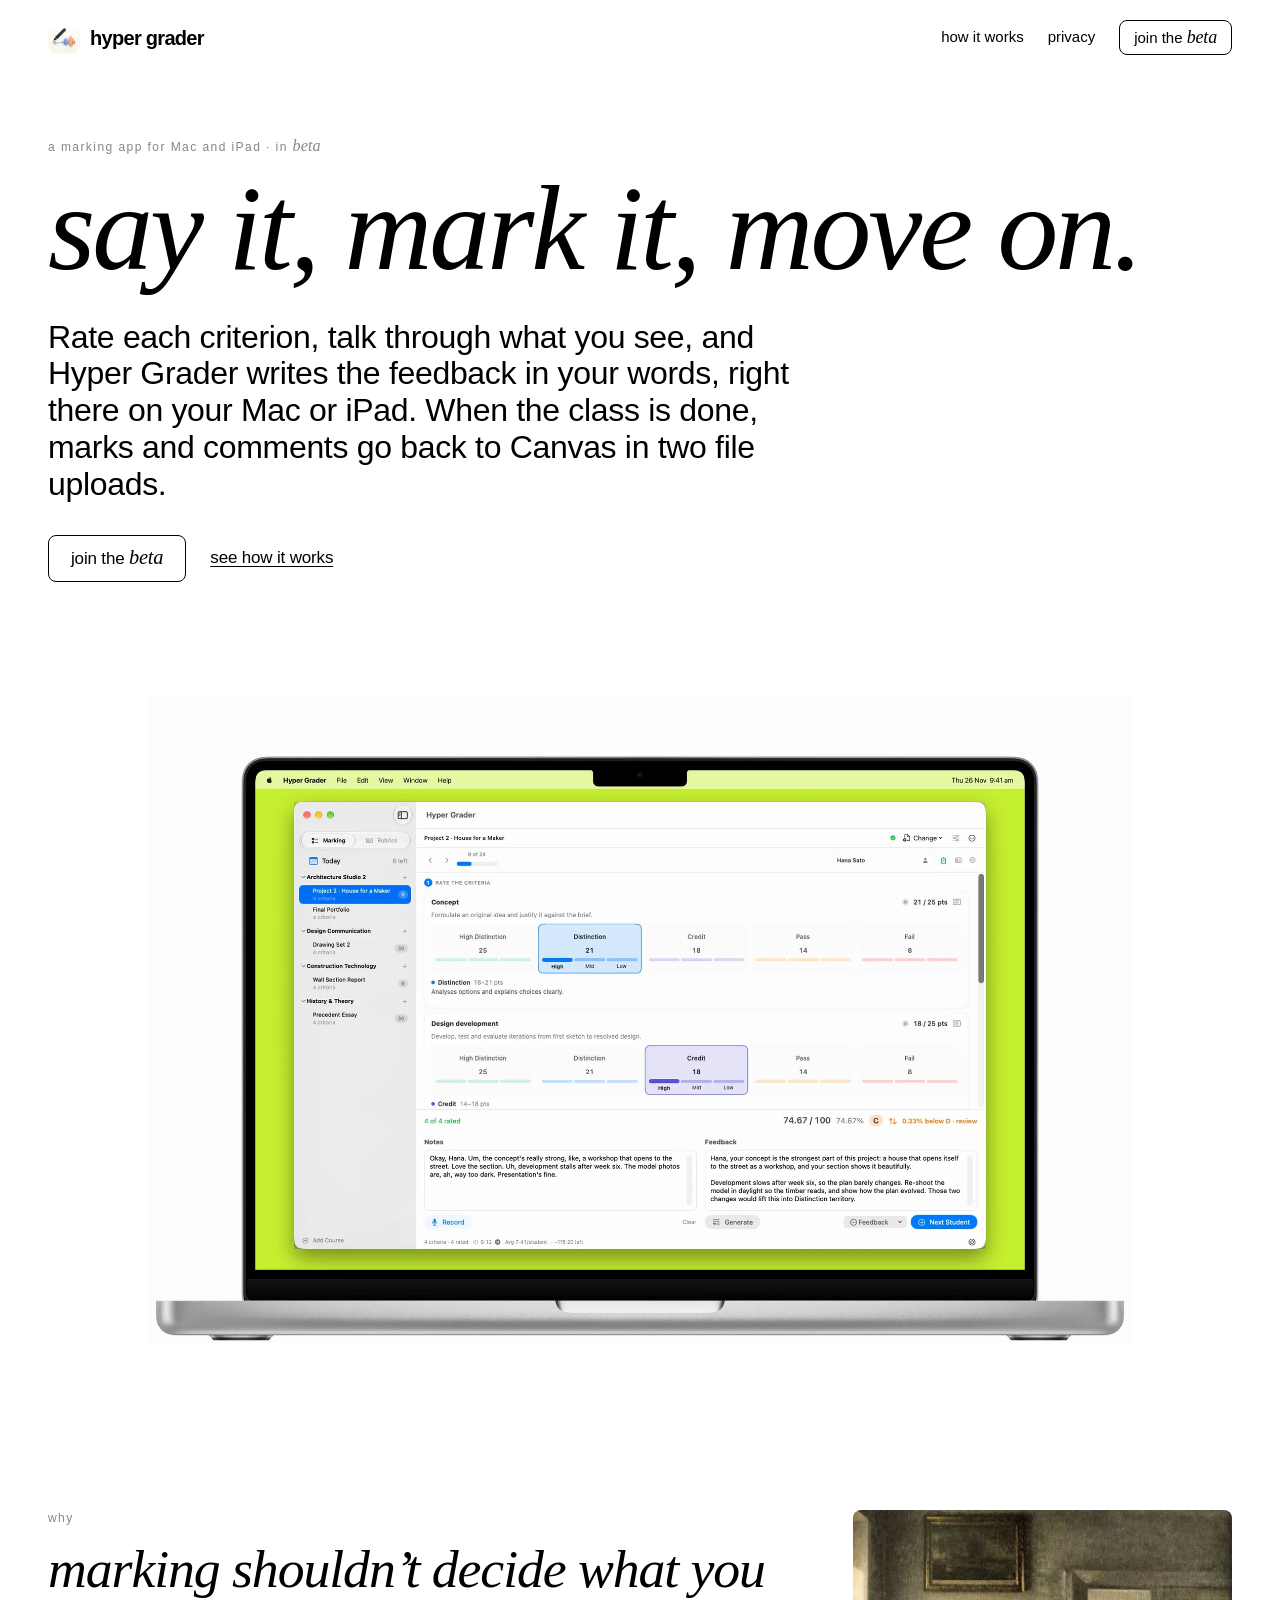
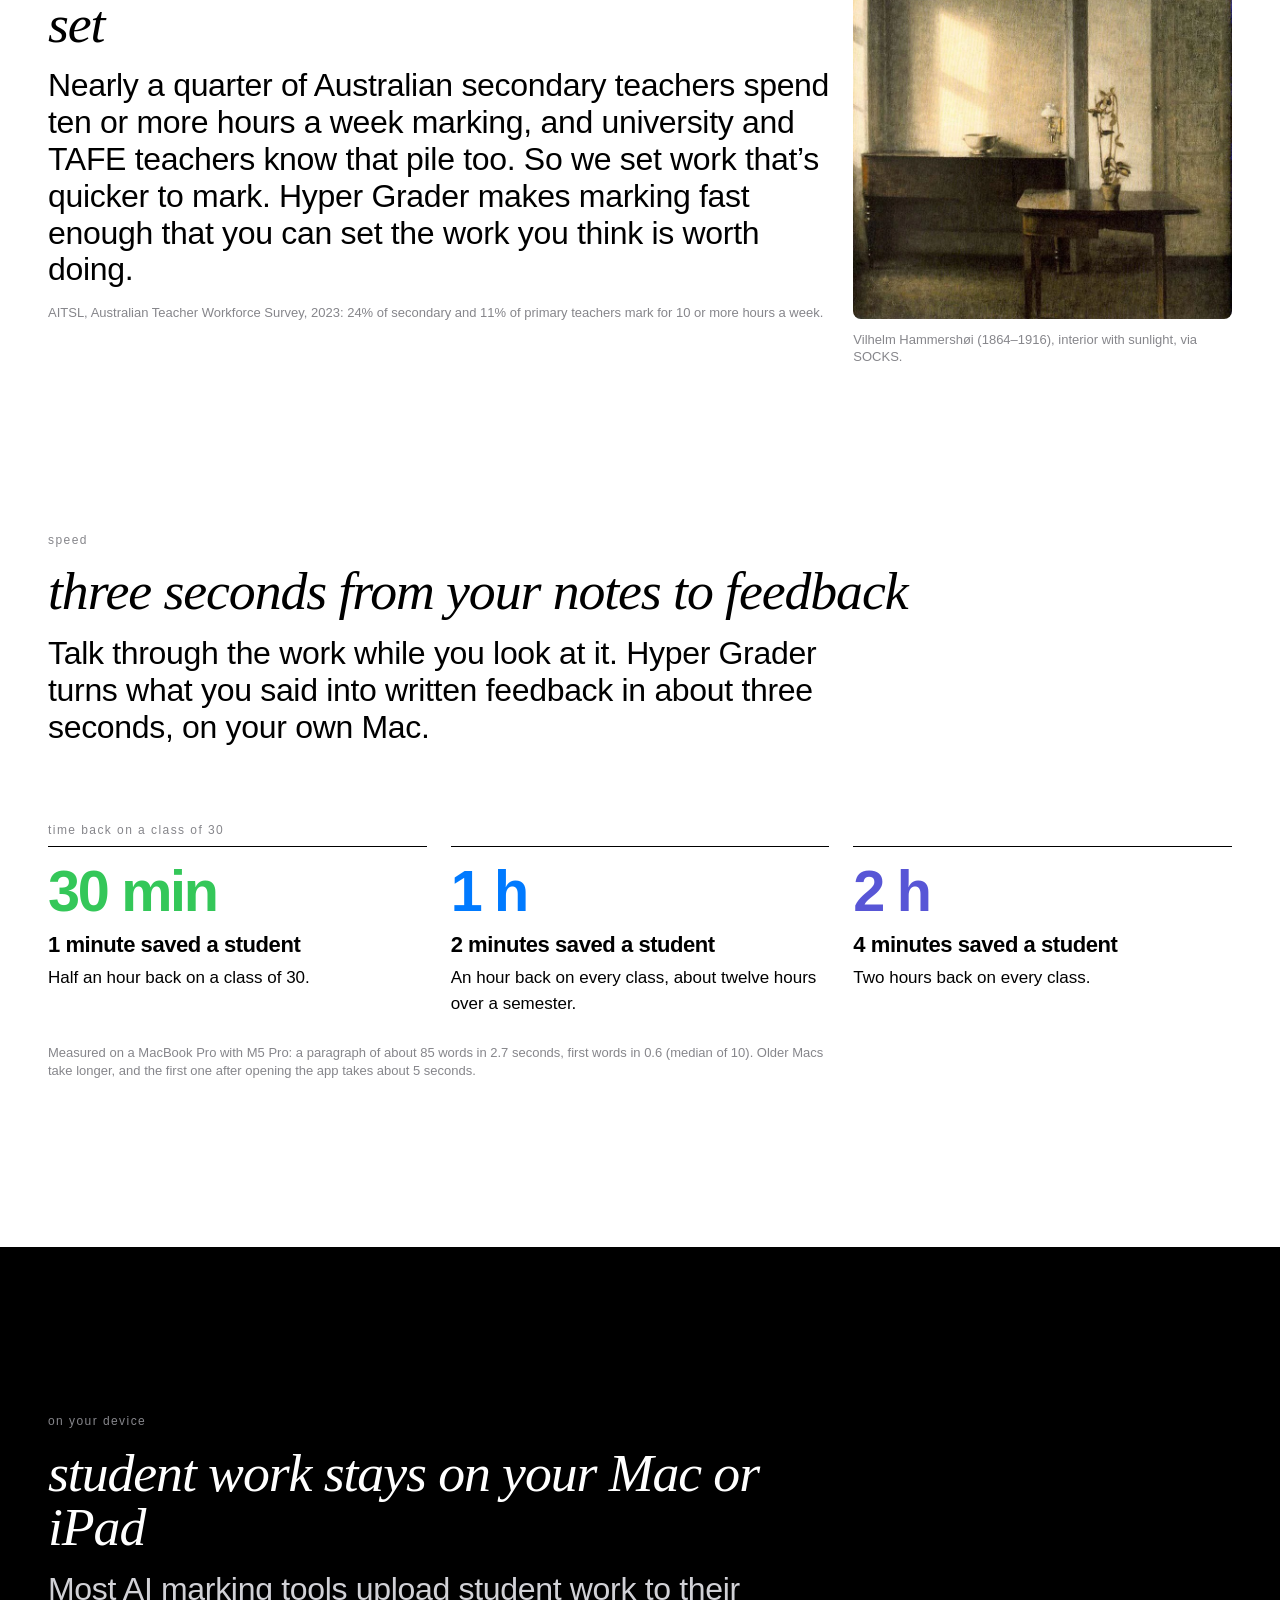
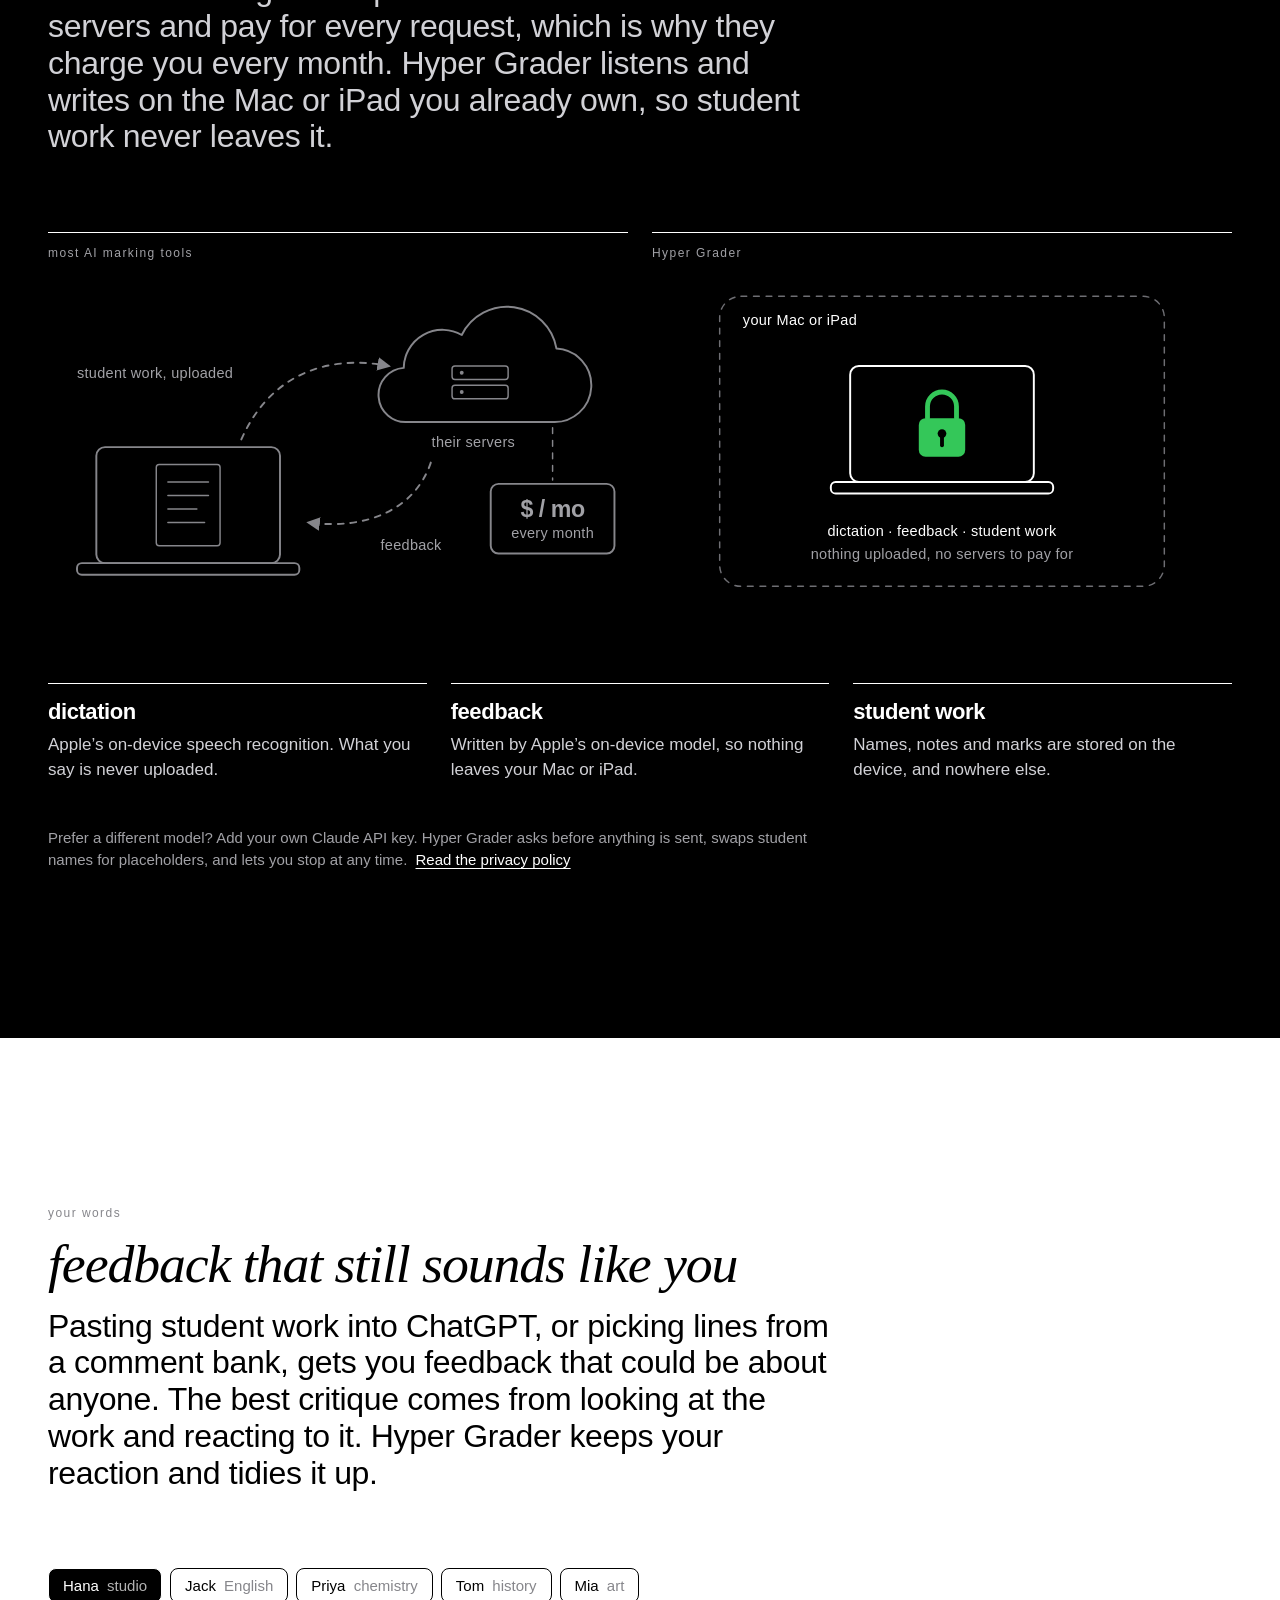
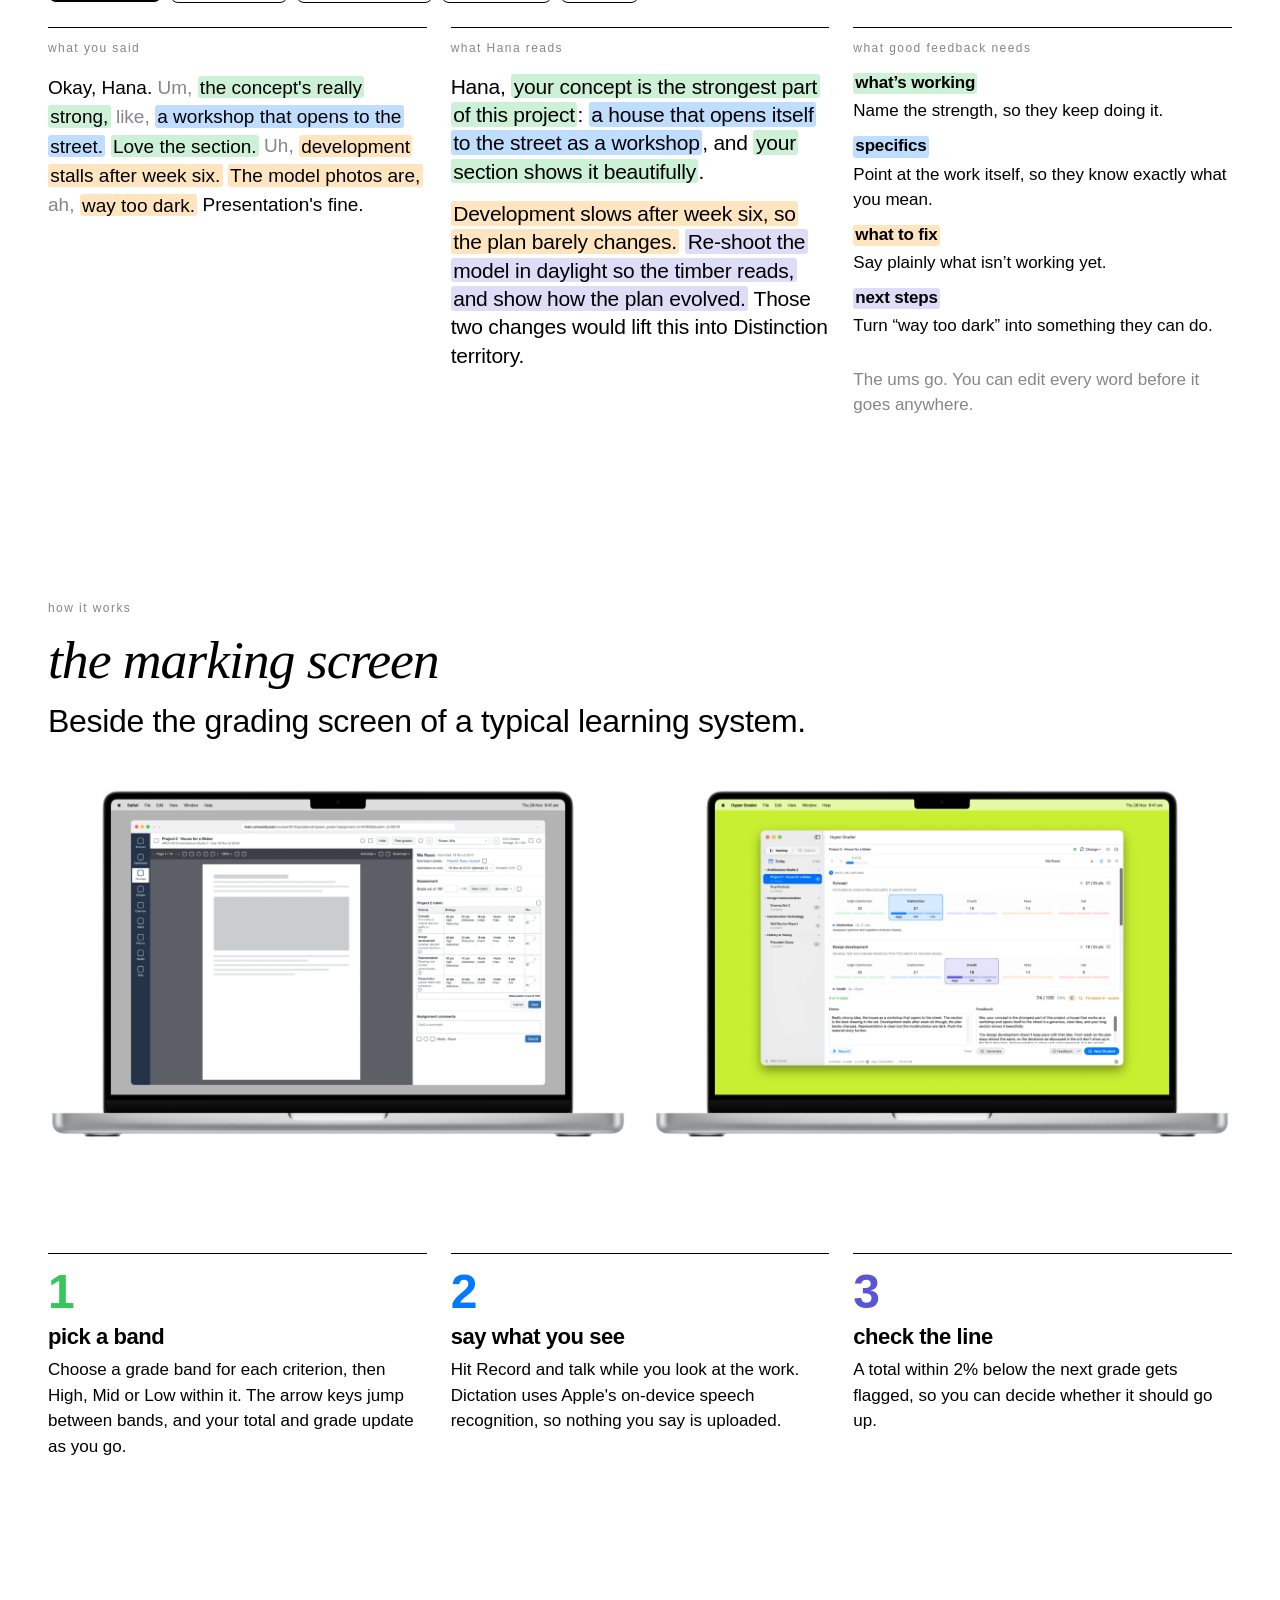
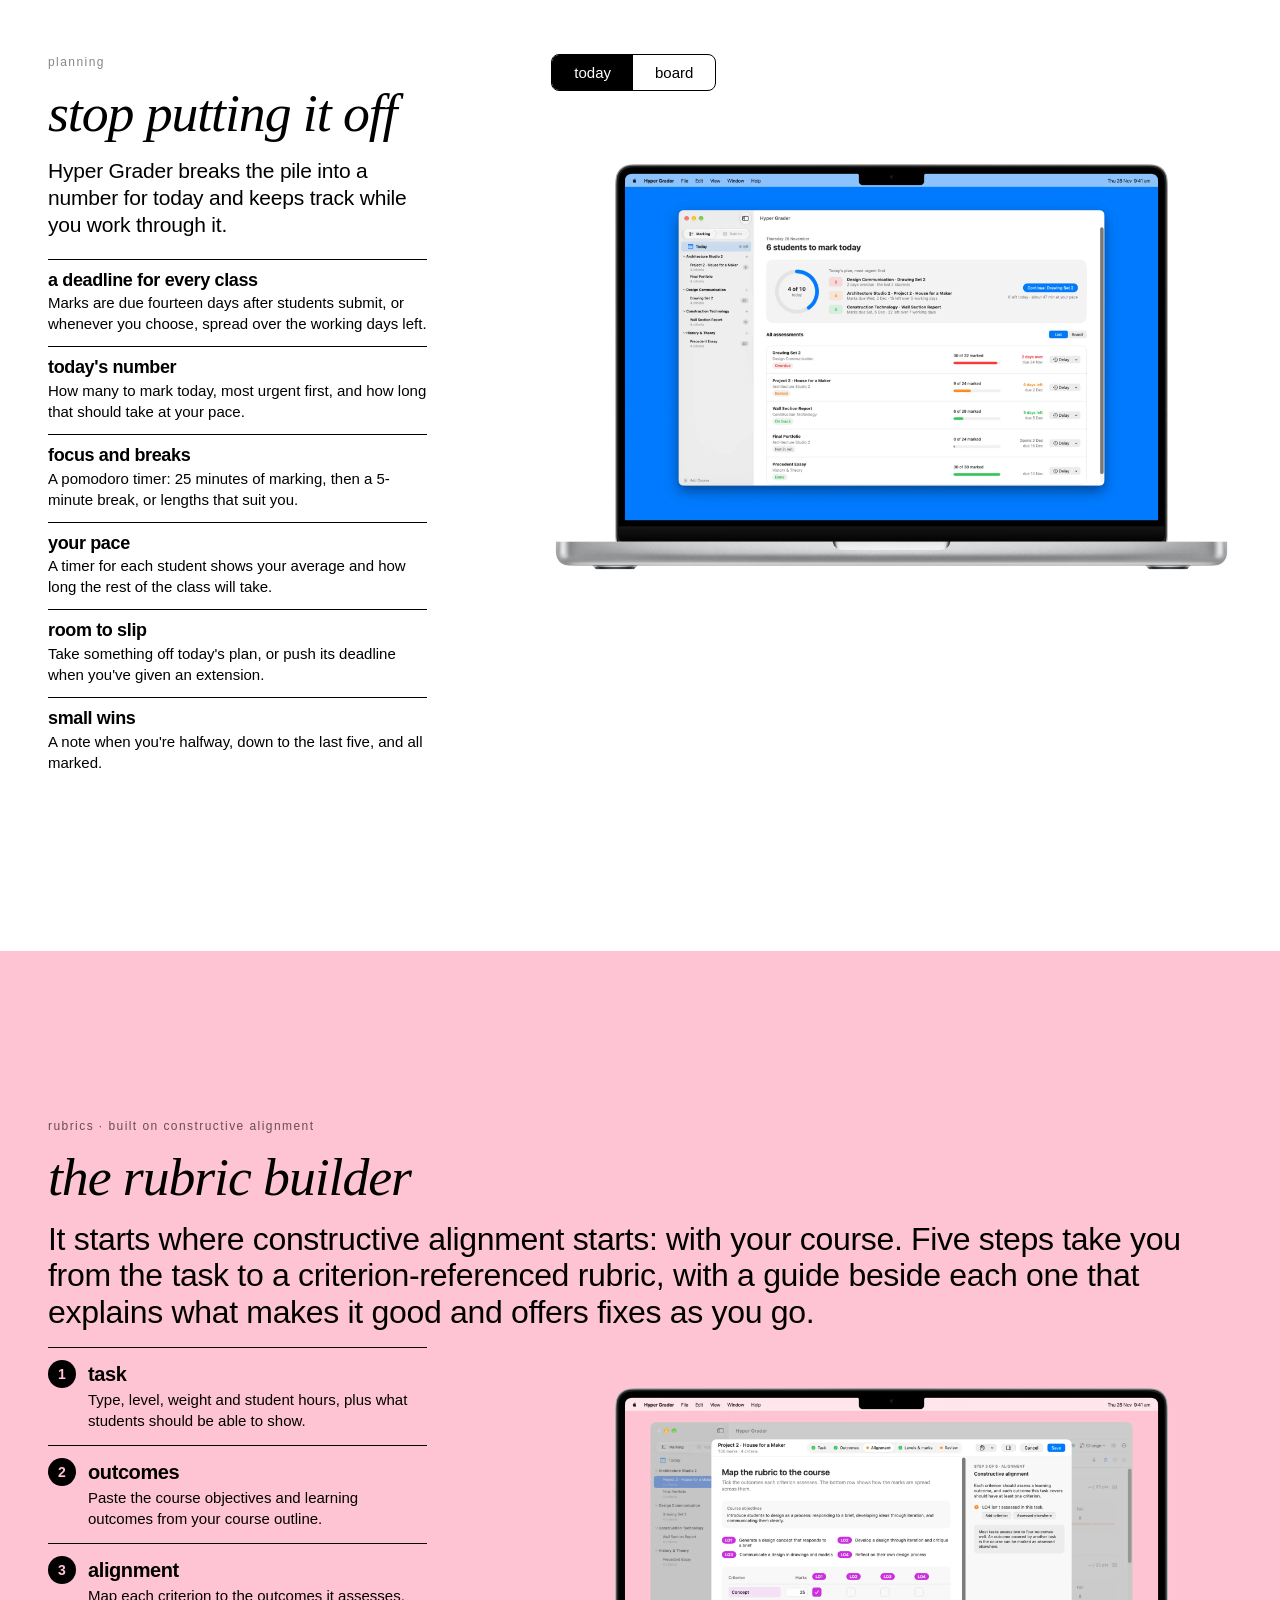
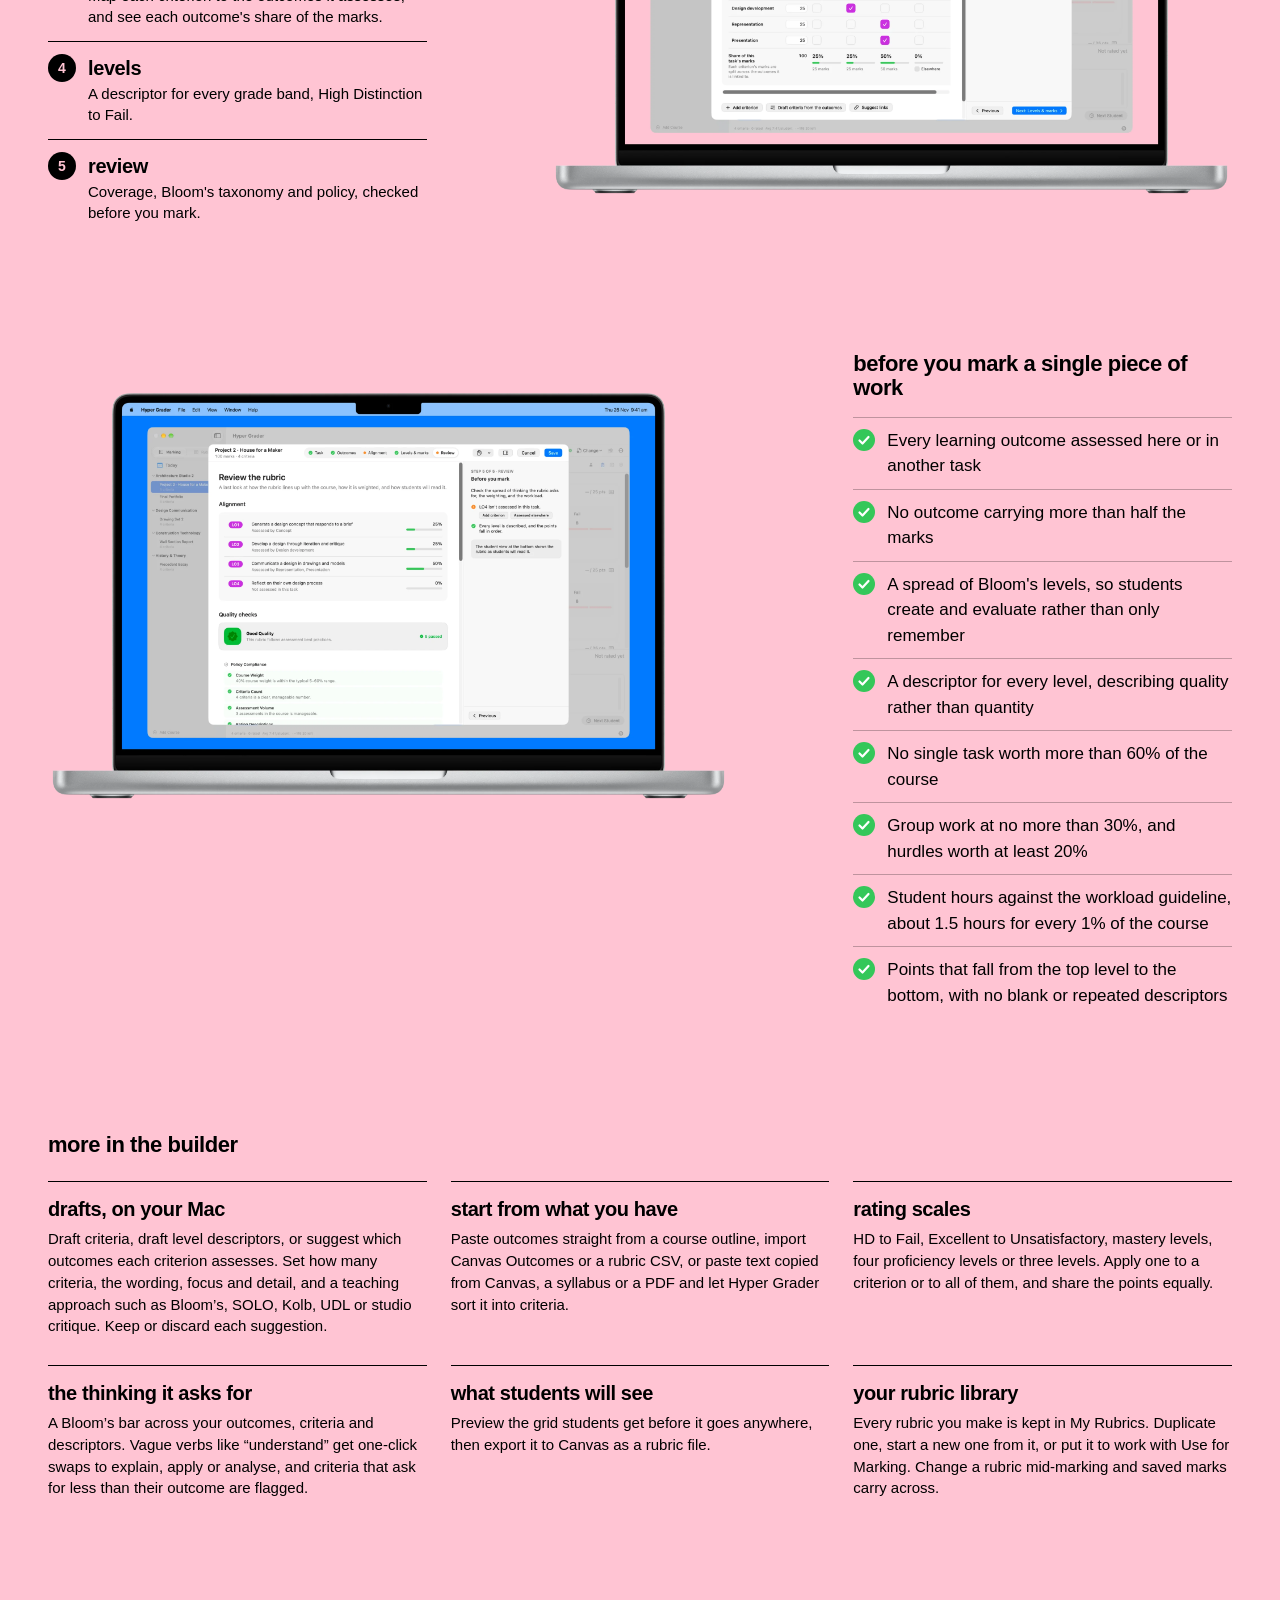
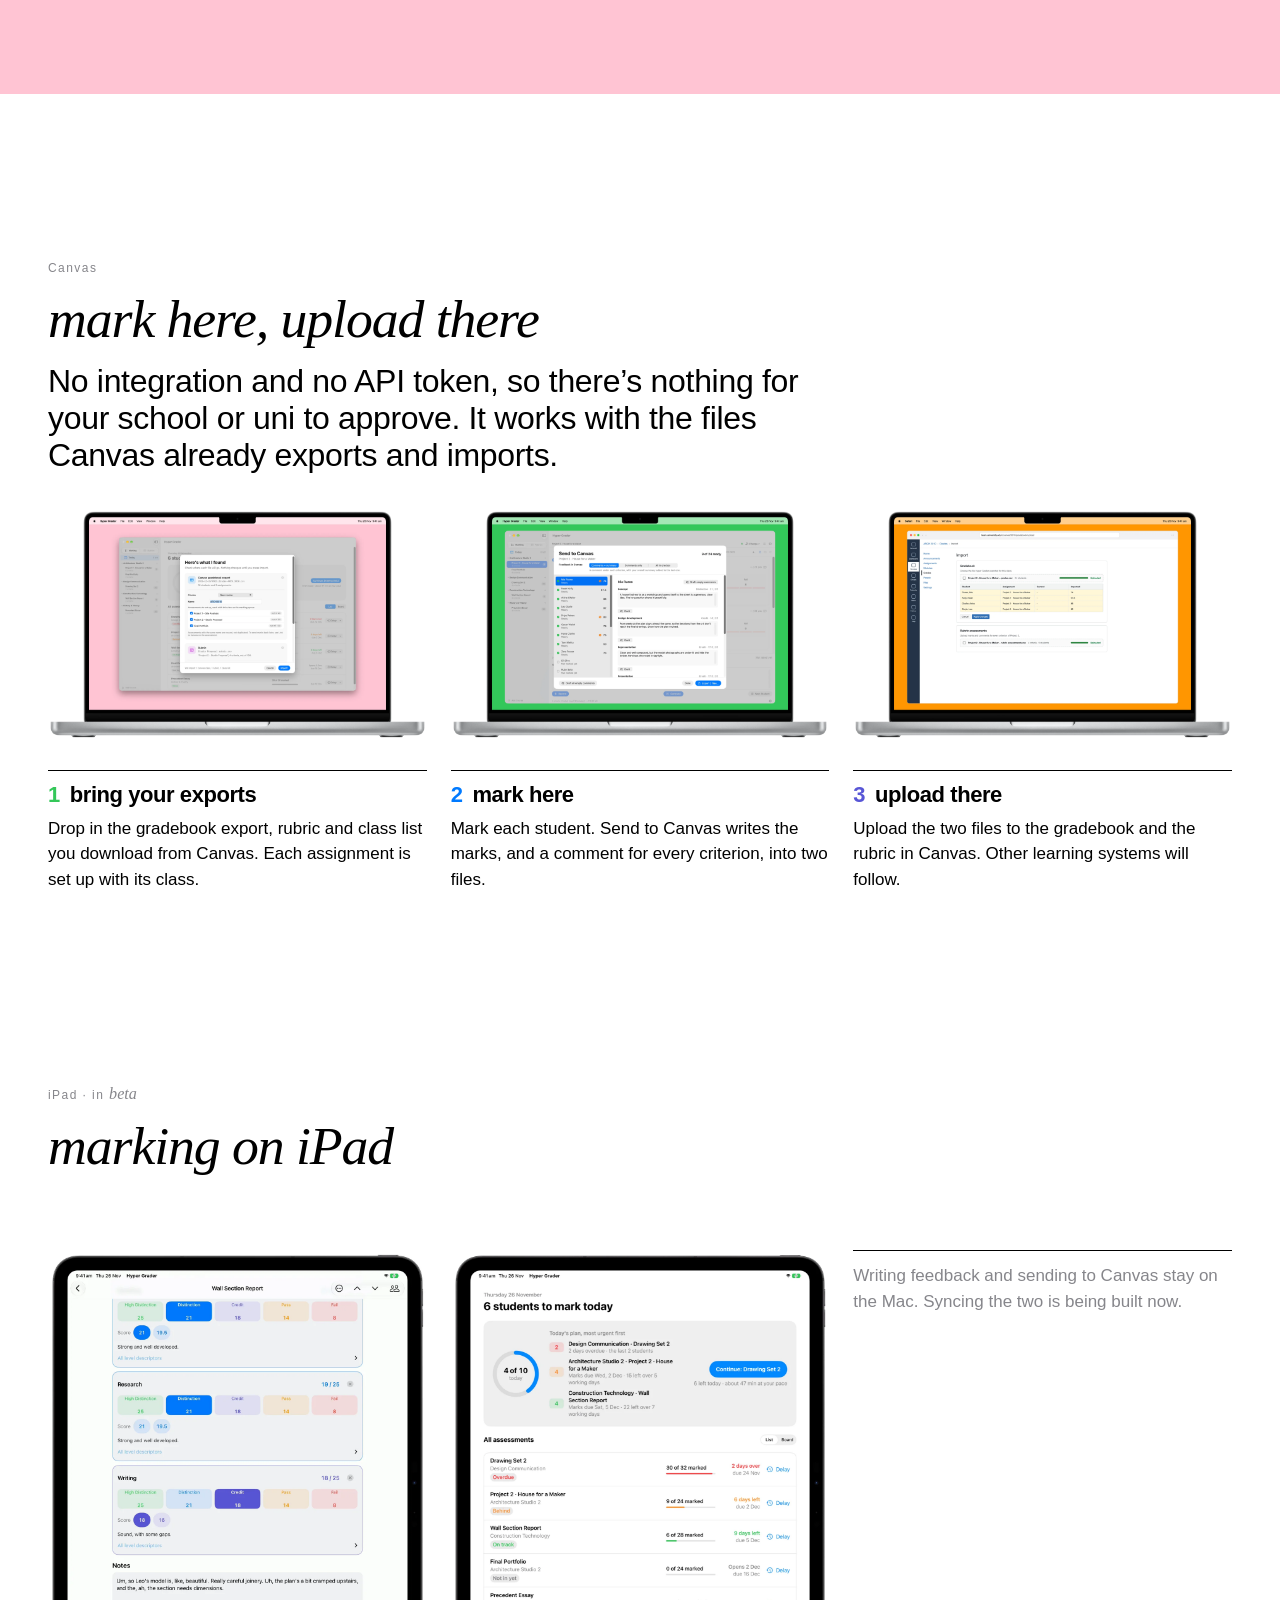
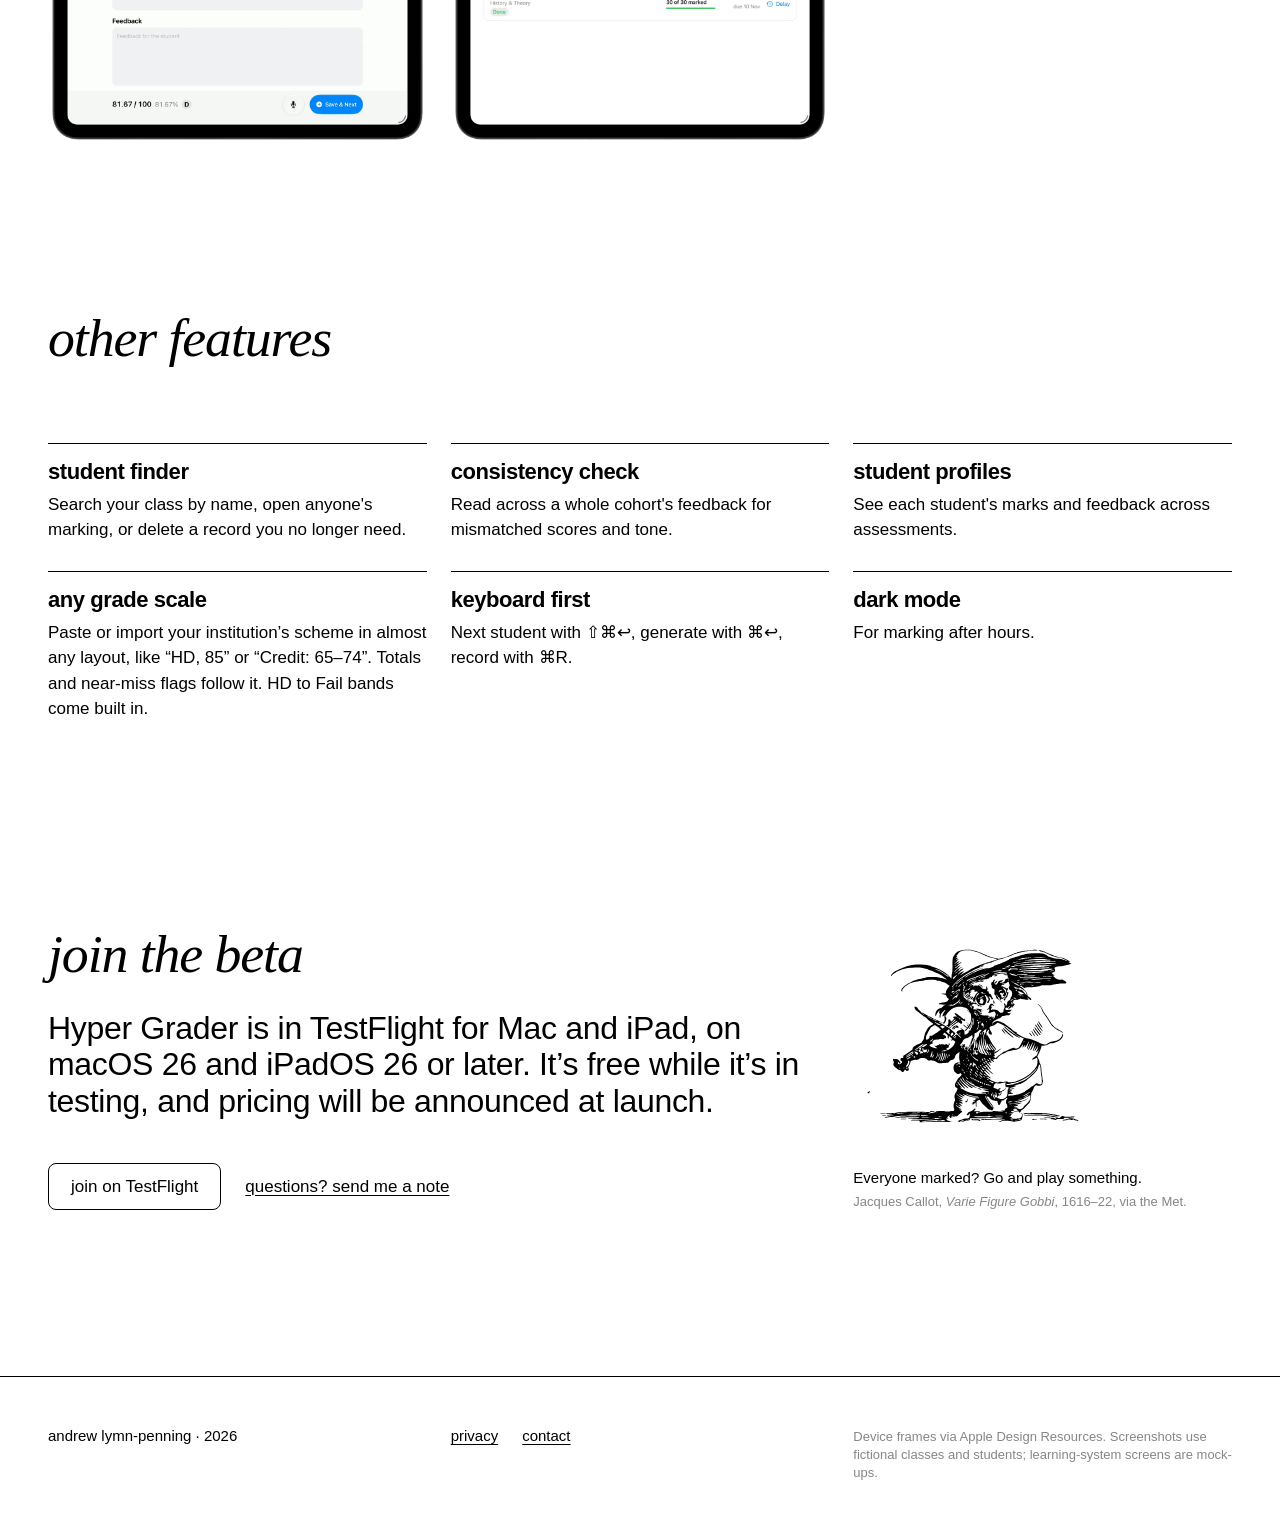
<file: index.html>
<!doctype html>
<html lang="en-AU">
<head>
<meta charset="utf-8">
<meta name="viewport" content="width=device-width, initial-scale=1">
<title>hyper grader: say it, mark it, move on</title>
<meta name="description" content="Hyper Grader is a marking app for Mac and iPad. Talk through the work, and it writes feedback in your words in about three seconds, on your own device. Marks go back to Canvas.">
<link rel="icon" type="image/png" href="images/favicon.png">
<link rel="apple-touch-icon" href="images/apple-touch-icon.png">
<meta property="og:title" content="hyper grader">
<meta property="og:description" content="Say it, mark it, move on. A marking app for Mac and iPad.">
<meta property="og:image" content="https://hypergrader.apenning.is/images/og-image.jpg">
<link rel="stylesheet" href="site.css">
</head>
<body>

<header class="nav">
  <a class="brand" href="./"><img src="images/icon.webp" width="32" height="32" alt=""> hyper grader</a>
  <nav>
    <a href="#how">how it works</a>
    <a href="#private">privacy</a>
    <a class="button small" href="https://testflight.apple.com/join/DnvdCEXS" data-install aria-haspopup="dialog">join the <span class="beta-word">beta</span></a>
  </nav>
</header>

<main>

<section class="hero grid">
  <p class="label">a marking app for Mac and iPad · in <span class="beta-word">beta</span></p>
  <h1><span>say it,</span> <span>mark it,</span> <span>move on.</span></h1>
  <div class="intro">
    <p class="lead">Rate each criterion, talk through what you see, and Hyper Grader writes the feedback in your words, right there on your Mac or iPad. When the class is done, marks and comments go back to Canvas in two file uploads.</p>
    <p class="actions"><a class="button" href="https://testflight.apple.com/join/DnvdCEXS" data-install aria-haspopup="dialog">join the <span class="beta-word">beta</span></a> <a href="#how">see how it works</a></p>
  </div>
  <figure class="device">
    <video class="demo" src="images/mac-marking-demo.mp4" poster="images/mac-marking-demo-poster.webp"
           width="2400" height="1580" autoplay muted loop playsinline preload="auto"
           aria-label="Hyper Grader marking one student in real time: spoken notes, ums included, appear as they're said; grade bands are picked for each criterion and the total updates; then Generate writes the feedback."></video>
  </figure>
</section>

<section class="why grid" id="why">
  <div class="copy">
    <p class="label">why</p>
    <h2>marking shouldn’t decide what you set</h2>
    <p class="intro">Nearly a quarter of Australian secondary teachers spend ten or more hours a week marking, and university and TAFE teachers know that pile too. So we set work that’s quicker to mark. Hyper Grader makes marking fast enough that you can set the work you think is worth doing.</p>
    <p class="source">AITSL, Australian Teacher Workforce Survey, 2023: 24% of secondary and 11% of primary teachers mark for 10 or more hours a week.</p>
  </div>
  <figure>
    <img src="images/hammershoi-sunlit-room.webp" width="800" height="864" loading="lazy" alt="A quiet room in afternoon sun: light falls across a pale wall, a small table with a potted plant, a sideboard with a bowl and a lamp.">
    <figcaption>Vilhelm Hammershøi (1864–1916), interior with sunlight, via SOCKS.</figcaption>
  </figure>
</section>

<section class="speed grid" id="speed">
  <p class="label">speed</p>
  <h2>three seconds from your notes to feedback</h2>
  <p class="intro">Talk through the work while you look at it. Hyper Grader turns what you said into written feedback in about three seconds, on your own Mac.</p>
  <p class="kicker-plain">time back on a class of 30</p>
  <ul class="thirds">
    <li><b class="big">30 min</b><b>1 minute saved a student</b> Half an hour back on a class of 30.</li>
    <li><b class="big">1 h</b><b>2 minutes saved a student</b> An hour back on every class, about twelve hours over a semester.</li>
    <li><b class="big">2 h</b><b>4 minutes saved a student</b> Two hours back on every class.</li>
  </ul>
  <p class="source">Measured on a MacBook Pro with M5 Pro: a paragraph of about 85 words in 2.7 seconds, first words in 0.6 (median of 10). Older Macs take longer, and the first one after opening the app takes about 5 seconds.</p>
</section>

<section class="private" id="private">
  <div class="grid">
    <p class="label">on your device</p>
    <h2>student work stays on your Mac or iPad</h2>
    <p class="intro">Most AI marking tools upload student work to their servers and pay for every request, which is why they charge you every month. Hyper Grader listens and writes on the Mac or iPad you already own, so student work never leaves it.</p>
    <figure class="compare cloud">
      <p class="kicker">most AI marking tools</p>
      <svg viewBox="0 0 600 340" role="img" aria-labelledby="cloud-t">
        <title id="cloud-t">A laptop sends student work up to a company's cloud servers and gets feedback back; the servers cost money on every request, billed to you every month.</title>
        <defs><marker id="ah" viewBox="0 0 10 10" refX="8" refY="5" markerWidth="7" markerHeight="7" orient="auto-start-reverse"><path d="M0 0L10 5L0 10z" fill="#86868B"/></marker></defs>
        <!-- laptop -->
        <rect x="50" y="176" width="190" height="120" rx="9" class="ln"/>
        <rect x="30" y="296" width="230" height="12" rx="5" class="ln"/>
        <rect x="112" y="194" width="66" height="84" rx="3" class="ln thin"/>
        <path d="M124 212h42M124 226h42M124 240h30M124 254h38" class="ln thin"/>
        <!-- cloud with servers -->
        <path d="M372 150h150a38 38 0 0 0 4-76a52 52 0 0 0-98-14a40 40 0 0 0-60 34a28 28 0 0 0 4 56z" class="ln"/>
        <rect x="418" y="92" width="58" height="14" rx="3" class="ln thin"/><rect x="418" y="112" width="58" height="14" rx="3" class="ln thin"/>
        <circle cx="428" cy="99" r="2" class="dot"/><circle cx="428" cy="119" r="2" class="dot"/>
        <text x="440" y="176" class="t" text-anchor="middle">their servers</text>
        <!-- up and back -->
        <path d="M200 168C230 100 290 80 352 92" class="ln dash" marker-end="url(#ah)"/>
        <text x="30" y="104" class="t">student work, uploaded</text>
        <path d="M396 192C380 240 330 262 270 254" class="ln dash" marker-end="url(#ah)"/>
        <text x="344" y="282" class="t">feedback</text>
        <!-- the bill -->
        <rect x="458" y="214" width="128" height="72" rx="8" class="ln"/>
        <text x="522" y="248" class="big" text-anchor="middle">$ / mo</text>
        <text x="522" y="270" class="t" text-anchor="middle">every month</text>
        <path d="M522 156V210" class="ln thin dash"/>
      </svg>
    </figure>
    <figure class="compare here">
      <p class="kicker">Hyper Grader</p>
      <svg viewBox="0 0 600 340" role="img" aria-labelledby="here-t">
        <title id="here-t">The same laptop, locked: dictation, feedback and student work all stay inside it. Nothing is sent anywhere.</title>
        <!-- the device boundary -->
        <rect x="70" y="20" width="460" height="300" rx="22" class="ln dash wide"/>
        <text x="94" y="50" class="t">your Mac or iPad</text>
        <!-- laptop -->
        <rect x="205" y="92" width="190" height="120" rx="9" class="ln"/>
        <rect x="185" y="212" width="230" height="12" rx="5" class="ln"/>
        <!-- lock -->
        <path d="M285 146v-12a15 15 0 0 1 30 0v12" class="ln lock"/>
        <rect x="276" y="146" width="48" height="40" rx="7" class="lockbody"/>
        <circle cx="300" cy="162" r="4.5" class="hole"/><path d="M300 165v9" class="ln holeln"/>
        <!-- what stays inside -->
        <text x="300" y="268" class="t" text-anchor="middle">dictation · feedback · student work</text>
        <text x="300" y="292" class="t quiet" text-anchor="middle">nothing uploaded, no servers to pay for</text>
      </svg>
    </figure>
    <ul class="thirds local">
      <li><b>dictation</b> Apple’s on-device speech recognition. What you say is never uploaded.</li>
      <li><b>feedback</b> Written by Apple’s on-device model, so nothing leaves your Mac or iPad.</li>
      <li><b>student work</b> Names, notes and marks are stored on the device, and nowhere else.</li>
    </ul>
    <p class="own">Prefer a different model? Add your own Claude API key. Hyper Grader asks before anything is sent, swaps student names for placeholders, and lets you stop at any time. <a href="privacy.html">Read the privacy policy</a></p>
  </div>
</section>

<section class="words grid" id="words">
  <p class="label">your words</p>
  <h2>feedback that still sounds like you</h2>
  <p class="intro">Pasting student work into ChatGPT, or picking lines from a comment bank, gets you feedback that could be about anyone. The best critique comes from looking at the work and reacting to it. Hyper Grader keeps your reaction and tidies it up.</p>
  <div class="pager" role="group" aria-label="Examples">
    <button type="button" class="button small" data-ex="0" aria-pressed="true">Hana <span>studio</span></button>
    <button type="button" class="button small" data-ex="1" aria-pressed="false">Jack <span>English</span></button>
    <button type="button" class="button small" data-ex="2" aria-pressed="false">Priya <span>chemistry</span></button>
    <button type="button" class="button small" data-ex="3" aria-pressed="false">Tom <span>history</span></button>
    <button type="button" class="button small" data-ex="4" aria-pressed="false">Mia <span>art</span></button>
  </div>
  <div class="said">
    <p class="kicker">what you said</p>
    <div class="stack">
      <p class="transcript ex active" data-i="0" data-name="Hana">Okay, Hana. <i>Um,</i> <mark class="k-good">the concept&#x27;s really strong,</mark> <i>like,</i> <mark class="k-spec">a workshop that opens to the street.</mark> <mark class="k-good">Love the section.</mark> <i>Uh,</i> <mark class="k-fix">development stalls after week six.</mark> <mark class="k-fix">The model photos are,</mark> <i>ah,</i> <mark class="k-fix">way too dark.</mark> Presentation&#x27;s fine.</p>
      <p class="transcript ex" data-i="1" data-name="Jack">Right, Jack. Phones in schools. <i>Um,</i> <mark class="k-good">your opening&#x27;s got real bite,</mark> <mark class="k-spec">that bit about the lunch queue going dead quiet,</mark> love that. But then, <i>uh,</i> <mark class="k-fix">the middle sort of just... says it again?</mark> <mark class="k-fix">Paragraphs two and three are the same point.</mark> And <i>um,</i> <mark class="k-fix">there&#x27;s no evidence anywhere,</mark> it&#x27;s all vibes. Ending&#x27;s fine.</p>
      <p class="transcript ex" data-i="2" data-name="Priya">Priya, titration prac. So, <mark class="k-good">the method&#x27;s really clear,</mark> I could actually redo this. <mark class="k-spec">Three trials, nice,</mark> and <i>um,</i> <mark class="k-spec">you flagged the one that was off.</mark> But the discussion, <i>hmm,</i> <mark class="k-fix">it says &#x27;error&#x27; like five times and never says which error.</mark> Oh, and <mark class="k-fix">no units on the axes.</mark> Again.</p>
      <p class="transcript ex" data-i="3" data-name="Tom">Okay, Tom, Federation. <i>Um,</i> honestly, <mark class="k-good">you know this stuff,</mark> <mark class="k-spec">the Barton material is great.</mark> But, <i>uh,</i> <mark class="k-fix">it&#x27;s just telling me what happened.</mark> I got to the end and <mark class="k-fix">I still don&#x27;t know what you think.</mark> <i>Ah,</i> and <mark class="k-fix">the referencing is all over the place,</mark> some footnotes, some not.</p>
      <p class="transcript ex" data-i="4" data-name="Mia">Mia, folio. <i>Ooh.</i> <mark class="k-good">The charcoal studies are gorgeous,</mark> <mark class="k-spec">the hands especially.</mark> <i>Um,</i> but <mark class="k-fix">the final piece doesn&#x27;t really use any of that?</mark> <mark class="k-fix">Feels like it came from somewhere else.</mark> And, <i>ah,</i> <mark class="k-fix">the annotations mostly just describe what&#x27;s there.</mark> Yeah.</p>
    </div>
  </div>
  <div class="reads">
    <p class="kicker">what <span class="who">Hana</span> reads</p>
    <div class="stack">
      <div class="ex active" data-i="0"><p>Hana, <mark class="k-good">your concept is the strongest part of this project</mark>: <mark class="k-spec">a house that opens itself to the street as a workshop</mark>, and <mark class="k-good">your section shows it beautifully</mark>.</p><p><mark class="k-fix">Development slows after week six, so the plan barely changes.</mark> <mark class="k-next">Re-shoot the model in daylight so the timber reads, and show how the plan evolved.</mark> Those two changes would lift this into Distinction territory.</p></div>
      <div class="ex" data-i="1"><p>Jack, <mark class="k-good">your opening grabs the reader</mark>, and <mark class="k-spec">the image of the lunch queue going quiet</mark> does a lot of work.</p><p><mark class="k-fix">Paragraphs two and three make the same point, and neither has evidence behind it.</mark> <mark class="k-next">Cut one, and back the other with a statistic or a quote from someone it affects.</mark></p></div>
      <div class="ex" data-i="2"><p>Priya, <mark class="k-good">your method is clear enough to repeat</mark>, and <mark class="k-spec">running three trials and flagging the outlier</mark> is exactly what a good prac does.</p><p><mark class="k-fix">The discussion names error without saying which one, and the graph is missing units.</mark> <mark class="k-next">Pick the biggest source of error, explain how it moved your result, and label both axes.</mark></p></div>
      <div class="ex" data-i="3"><p>Tom, <mark class="k-good">you clearly know this period</mark>, and <mark class="k-spec">your use of the Barton material</mark> is a highlight.</p><p><mark class="k-fix">The essay retells events rather than arguing a position, and the referencing is inconsistent.</mark> <mark class="k-next">State your argument in the first paragraph, make each paragraph prove part of it, and footnote every source the same way.</mark></p></div>
      <div class="ex" data-i="4"><p>Mia, <mark class="k-good">your charcoal studies are the strongest work here</mark>, <mark class="k-spec">the studies of hands in particular</mark>.</p><p><mark class="k-fix">The final piece doesn&#x27;t draw on them, so the folio doesn&#x27;t show how you got there, and the annotations describe rather than reflect.</mark> <mark class="k-next">Bring the hands into the final work, and use the annotations to say why you made each choice.</mark></p></div>
    </div>
  </div>
  <div class="aside">
    <p class="kicker">what good feedback needs</p>
    <ul class="key">
      <li><mark class="k-good">what’s working</mark> Name the strength, so they keep doing it.</li>
      <li><mark class="k-spec">specifics</mark> Point at the work itself, so they know exactly what you mean.</li>
      <li><mark class="k-fix">what to fix</mark> Say plainly what isn’t working yet.</li>
      <li><mark class="k-next">next steps</mark> Turn “way too dark” into something they can do.</li>
    </ul>
    <p class="quiet">The ums go. You can edit every word before it goes anywhere.</p>
  </div>
</section>

<section class="marking grid pairs" id="how">
  <p class="label">how it works</p>
  <h2>the marking screen</h2>
  <p class="lead">Beside the grading screen of a typical learning system.</p>
  <figure class="device lms">
    <img src="images/mac-lms-grader.webp" width="2400" height="1579" loading="lazy" alt="A mock-up of a typical learning system's grading screen in a browser: a submission preview, a toolbar of small icons, and a narrow side panel crowded with a rubric table, points boxes, an attempt menu, a grade box and a comment field.">
  </figure>
  <figure class="device">
    <img src="images/mac-marking.webp" width="2400" height="1579" loading="lazy" alt="The Hyper Grader marking screen: grade bands for each criterion with High, Mid and Low steps, a total of 74 out of 100 flagged as 1% below a Distinction, spoken notes on the left and written feedback on the right.">
  </figure>
  <ol class="thirds numbered">
    <li><b>pick a band</b> Choose a grade band for each criterion, then High, Mid or Low within it. The arrow keys jump between bands, and your total and grade update as you go.</li>
    <li><b>say what you see</b> Hit Record and talk while you look at the work. Dictation uses Apple's on-device speech recognition, so nothing you say is uploaded.</li>
    <li><b>check the line</b> A total within 2% below the next grade gets flagged, so you can decide whether it should go up.</li>
  </ol>
</section>

<section class="today grid" id="today">
  <div class="copy">
    <p class="label">planning</p>
    <h2>stop putting it off</h2>
    <p class="intro">Hyper Grader breaks the pile into a number for today and keeps track while you work through it.</p>
    <ul class="plan">
      <li><b>a deadline for every class</b> Marks are due fourteen days after students submit, or whenever you choose, spread over the working days left.</li>
      <li><b>today's number</b> How many to mark today, most urgent first, and how long that should take at your pace.</li>
      <li><b>focus and breaks</b> A pomodoro timer: 25 minutes of marking, then a 5-minute break, or lengths that suit you.</li>
      <li><b>your pace</b> A timer for each student shows your average and how long the rest of the class will take.</li>
      <li><b>room to slip</b> Take something off today's plan, or push its deadline when you've given an extension.</li>
      <li><b>small wins</b> A note when you're halfway, down to the last five, and all marked.</li>
    </ul>
  </div>
  <div class="switch" role="group" aria-label="Start screen view">
    <button type="button" aria-pressed="true" data-show="list">today</button><button type="button" aria-pressed="false" data-show="board">board</button>
  </div>
  <figure class="device swap">
    <img data-view="list" src="images/mac-dashboard.webp" width="2400" height="1579" loading="lazy" alt="Hyper Grader's start screen: a progress ring at 4 of 10, the three assessments to mark today in order of urgency, and a list of every assessment with its status and deadline.">
    <img data-view="board" src="images/mac-board.webp" width="2400" height="1579" loading="lazy" class="off" alt="The board view: every assessment as a card in columns for overdue, due this week, coming up and done.">
  </figure>
</section>

<section class="rubrics" id="rubrics">
  <div class="grid">
    <p class="label">rubrics · built on constructive alignment</p>
    <h2>the rubric builder</h2>
    <p class="intro">It starts where constructive alignment starts: with your course. Five steps take you from the task to a criterion-referenced rubric, with a guide beside each one that explains what makes it good and offers fixes as you go.</p>
    <ol class="steps-row">
      <li><span>1</span><b>task</b> Type, level, weight and student hours, plus what students should be able to show.</li>
      <li><span>2</span><b>outcomes</b> Paste the course objectives and learning outcomes from your course outline.</li>
      <li><span>3</span><b>alignment</b> Map each criterion to the outcomes it assesses, and see each outcome's share of the marks.</li>
      <li><span>4</span><b>levels</b> A descriptor for every grade band, High Distinction to Fail.</li>
      <li><span>5</span><b>review</b> Coverage, Bloom's taxonomy and policy, checked before you mark.</li>
    </ol>
    <figure class="device wide">
      <img src="images/mac-rubric-alignment.webp" width="2400" height="1579" loading="lazy" alt="The rubric builder's Alignment step: course objectives and four learning outcomes above a grid of criteria ticked against the outcomes they assess, with each outcome's share of the marks, and a guide panel flagging that LO4 isn't assessed in this task.">
    </figure>
  </div>
  <div class="grid review">
    <figure class="device">
      <img src="images/mac-rubric-review.webp" width="2400" height="1579" loading="lazy" alt="The rubric builder's Review step: each learning outcome with its share of the marks and the criteria assessing it, then the quality checks, with a guide panel of remaining fixes.">
    </figure>
    <div class="copy">
      <h3>before you mark a single piece of work</h3>
      <ul class="checks">
        <li>Every learning outcome assessed here or in another task</li>
        <li>No outcome carrying more than half the marks</li>
        <li>A spread of Bloom's levels, so students create and evaluate rather than only remember</li>
        <li>A descriptor for every level, describing quality rather than quantity</li>
        <li>No single task worth more than 60% of the course</li>
        <li>Group work at no more than 30%, and hurdles worth at least 20%</li>
        <li>Student hours against the workload guideline, about 1.5 hours for every 1% of the course</li>
        <li>Points that fall from the top level to the bottom, with no blank or repeated descriptors</li>
      </ul>
    </div>
  </div>
  <div class="grid builder-more">
    <h3>more in the builder</h3>
    <ul class="thirds">
      <li><b>drafts, on your Mac</b> Draft criteria, draft level descriptors, or suggest which outcomes each criterion assesses. Set how many criteria, the wording, focus and detail, and a teaching approach such as Bloom’s, SOLO, Kolb, UDL or studio critique. Keep or discard each suggestion.</li>
      <li><b>start from what you have</b> Paste outcomes straight from a course outline, import Canvas Outcomes or a rubric CSV, or paste text copied from Canvas, a syllabus or a PDF and let Hyper Grader sort it into criteria.</li>
      <li><b>rating scales</b> HD to Fail, Excellent to Unsatisfactory, mastery levels, four proficiency levels or three levels. Apply one to a criterion or to all of them, and share the points equally.</li>
      <li><b>the thinking it asks for</b> A Bloom’s bar across your outcomes, criteria and descriptors. Vague verbs like “understand” get one-click swaps to explain, apply or analyse, and criteria that ask for less than their outcome are flagged.</li>
      <li><b>what students will see</b> Preview the grid students get before it goes anywhere, then export it to Canvas as a rubric file.</li>
      <li><b>your rubric library</b> Every rubric you make is kept in My Rubrics. Duplicate one, start a new one from it, or put it to work with Use for Marking. Change a rubric mid-marking and saved marks carry across.</li>
    </ul>
  </div>
</section>

<section class="canvas grid" id="canvas">
  <p class="label">Canvas</p>
  <h2>mark here, upload there</h2>
  <p class="lead">No integration and no API token, so there’s nothing for your school or uni to approve. It works with the files Canvas already exports and imports.</p>
  <ol class="thirds flow">
    <li>
      <img src="images/mac-import.webp" width="1940" height="1276" loading="lazy" alt="The import review, headed “Here's what I found”, listing a Canvas gradebook export with three assignments and a rubric file, each with where it will go.">
      <b><span>1</span>bring your exports</b> Drop in the gradebook export, rubric and class list you download from Canvas. Each assignment is set up with its class.
    </li>
    <li>
      <img src="images/mac-send.webp" width="2400" height="1579" loading="lazy" alt="Send to Canvas in Hyper Grader: 9 of 24 students ready, a comment under each criterion for Mia Russo, and an Export 2 files button.">
      <b><span>2</span>mark here</b> Mark each student. Send to Canvas writes the marks, and a comment for every criterion, into two files.
    </li>
    <li>
      <img src="images/mac-lms-import.webp" width="2400" height="1579" loading="lazy" alt="A mock-up of a learning system's gradebook import page with both files uploaded and the imported marks listed for review.">
      <b><span>3</span>upload there</b> Upload the two files to the gradebook and the rubric in Canvas. Other learning systems will follow.
    </li>
  </ol>
</section>

<section class="ipad-section grid pairs" id="ipad">
  <p class="label">iPad · in <span class="beta-word">beta</span></p>
  <h2>marking on iPad</h2>
  <figure class="device">
    <video class="demo" src="images/ipad-marking-demo.mp4" poster="images/ipad-marking-demo-poster.webp"
           width="1200" height="1566" autoplay muted loop playsinline preload="metadata"
           aria-label="Hyper Grader on an iPad Pro: four criteria are rated by tapping a band and a step, the total climbs to 81.67, then rambling notes are dictated."></video>
  </figure>
  <figure class="device">
    <img src="images/ipad-dashboard.webp" width="1226" height="1600" loading="lazy" alt="The Today plan on iPad: a progress ring at 4 of 10, the three assessments to mark today, and every assessment with its status and deadline.">
  </figure>
  <p class="quiet">Writing feedback and sending to Canvas stay on the Mac. Syncing the two is being built now.</p>
</section>

<section class="more grid">
  <h2>other features</h2>
  <ul class="thirds">
    <li><b>student finder</b> Search your class by name, open anyone's marking, or delete a record you no longer need.</li>
    <li><b>consistency check</b> Read across a whole cohort's feedback for mismatched scores and tone.</li>
    <li><b>student profiles</b> See each student's marks and feedback across assessments.</li>
    <li><b>any grade scale</b> Paste or import your institution’s scheme in almost any layout, like “HD, 85” or “Credit: 65–74”. Totals and near-miss flags follow it. HD to Fail bands come built in.</li>
    <li><b>keyboard first</b> Next student with ⇧⌘↩, generate with ⌘↩, record with ⌘R.</li>
    <li><b>dark mode</b> For marking after hours.</li>
  </ul>
</section>

<section class="beta grid" id="beta">
  <h2>join the beta</h2>
  <p class="lead">Hyper Grader is in TestFlight for Mac and iPad, on macOS 26 and iPadOS 26 or later. It’s free while it’s in testing, and pricing will be announced at launch.</p>
  <p class="actions"><a class="button" href="https://testflight.apple.com/join/DnvdCEXS" data-install aria-haspopup="dialog">join on TestFlight</a> <a href="mailto:me@apenning.is?subject=Hyper%20Grader%20beta">questions? send me a note</a></p>
  <figure class="drollery">
    <img src="images/violinist.svg" width="320" height="320" loading="lazy" alt="A hunched masked violinist in a feathered hat, playing.">
    <figcaption><span>Everyone marked? Go and play something.</span>Jacques Callot, <i>Varie Figure Gobbi</i>, 1616–22, via the Met.</figcaption>
  </figure>
</section>

</main>

<dialog class="install" id="install" aria-labelledby="install-h">
<div class="install-body" tabindex="-1" autofocus>
  <form method="dialog" class="install-close"><button aria-label="Close">×</button></form>
  <header class="install-app">
    <img src="images/icon.webp" width="64" height="64" alt="">
    <div>
      <p class="label">in <span class="beta-word">beta</span> · Mac and iPad</p>
      <h2 id="install-h">install Hyper Grader</h2>
    </div>
  </header>
  <p class="install-iphone">You’re on an iPhone. Hyper Grader runs on iPad and Mac, so open this page there to install it.</p>
  <ol class="install-steps">
    <li>
      <b>get TestFlight</b>
      <p>Apple’s free app for trying apps before they’re released. Install it on the Mac or iPad you mark on.</p>
      <a class="install-store" href="https://apps.apple.com/app/testflight/id899247664" target="_blank" rel="noopener">TestFlight on the App Store</a>
    </li>
    <li>
      <b>open the invite</b>
      <p>On that same Mac or iPad, open the Hyper Grader invite. It opens straight in TestFlight.</p>
      <a class="button" href="https://testflight.apple.com/join/DnvdCEXS" target="_blank" rel="noopener">open the invite</a>
    </li>
    <li>
      <b>accept, then install</b>
      <p>Hyper Grader joins your other apps. TestFlight installs each new build as it comes out.</p>
    </li>
  </ol>
  <p class="install-note">Needs macOS 26.2 or iPadOS 26.2 or later. Places are limited while it’s in testing. Questions? <a href="mailto:me@apenning.is?subject=Hyper%20Grader%20beta">Send me a note</a>.</p>
</div>
</dialog>

<footer class="grid">
  <p class="sig">andrew lymn-penning · 2026</p>
  <p class="links"><a href="privacy.html">privacy</a> <a href="mailto:me@apenning.is">contact</a></p>
  <p class="credit">Device frames via Apple Design Resources. Screenshots use fictional classes and students; learning-system screens are mock-ups.</p>
</footer>

<script>
  // Today or board: swap the start-screen shot.
  for (const b of document.querySelectorAll('.switch button')) b.addEventListener('click', () => {
    for (const o of document.querySelectorAll('.switch button')) o.setAttribute('aria-pressed', o === b);
    for (const img of document.querySelectorAll('.swap img')) img.classList.toggle('off', img.dataset.view !== b.dataset.show);
  });

  // What you said: five spoken notes, each typed in word by word, then the written feedback.
  (() => {
    const sec = document.getElementById('words');
    const saids = [...sec.querySelectorAll('.said .ex')], reads = [...sec.querySelectorAll('.reads .ex')];
    const btns = [...sec.querySelectorAll('.pager button')], who = sec.querySelector('.who');
    const still = matchMedia('(prefers-reduced-motion: reduce)').matches || !('IntersectionObserver' in window);
    // wrap every word in a span; marks and ums keep their spans inside them
    const wrap = node => {
      for (const n of [...node.childNodes]) {
        if (n.nodeType === 1) { wrap(n); continue; }
        const f = document.createDocumentFragment();
        for (const part of n.textContent.split(/(\s+)/)) {
          if (!part) continue;
          if (/^\s+$/.test(part)) { f.append(part); continue; }
          const s = document.createElement('span'); s.className = 'w'; s.textContent = part; f.append(s);
        }
        n.replaceWith(f);
      }
    };
    saids.forEach(wrap);
    let cur = 0, run = 0, visible = false;
    const show = i => {
      cur = i;
      saids.forEach((p, k) => p.classList.toggle('active', k === i));
      reads.forEach((d, k) => d.classList.toggle('active', k === i));
      btns.forEach((b, k) => b.setAttribute('aria-pressed', k === i));
      who.textContent = saids[i].dataset.name;
    };
    const sleep = ms => new Promise(r => setTimeout(r, ms));
    const play = async i => {
      const me = ++run;
      show(i);
      const words = [...saids[i].querySelectorAll('.w')], paras = [...reads[i].querySelectorAll('p')];
      if (still) { words.forEach(w => w.classList.add('on')); paras.forEach(p => p.classList.add('on')); return; }
      words.forEach(w => w.classList.remove('on')); paras.forEach(p => p.classList.remove('on'));
      sec.classList.add('animating');
      await sleep(250);
      for (const w of words) {
        if (me !== run) return;
        w.classList.add('on');
        // a speaking rhythm: uneven, with a breath after punctuation
        await sleep(/[.,?!…]$/.test(w.textContent) ? 120 + Math.random() * 100 : 40 + Math.random() * 40);
      }
      await sleep(350);
      for (const p of paras) { if (me !== run) return; p.classList.add('on'); await sleep(300); }
      await sleep(5000);
      if (me === run && visible) play((i + 1) % saids.length);
    };
    btns.forEach((b, k) => b.addEventListener('click', () => play(k)));
    if (still) { play(0); return; }
    new IntersectionObserver(([e]) => {
      visible = e.isIntersecting;
      if (visible) play(cur); else run++;
    }, { threshold: 0.4 }).observe(sec.querySelector('.said')); // the spoken notes, not the whole (tall) section
  })();

  // Join on TestFlight: open the install panel (the link still works without script).
  const install = document.getElementById('install');
  if (install.showModal) {
    if (/iPhone|iPod/.test(navigator.userAgent)) install.classList.add('on-iphone');
    for (const a of document.querySelectorAll('[data-install]')) a.addEventListener('click', e => {
      e.preventDefault();
      install.showModal();
    });
    // a click on the dimmed backdrop closes it
    install.addEventListener('click', e => { if (e.target === install) install.close(); });
  }

  // Respect reduced motion: show the finished frame with controls instead of autoplaying.
  if (matchMedia('(prefers-reduced-motion: reduce)').matches) {
    for (const v of document.querySelectorAll('video.demo')) { v.removeAttribute('autoplay'); v.pause(); v.controls = true; }
  }
</script>
</body>
</html>
</file>
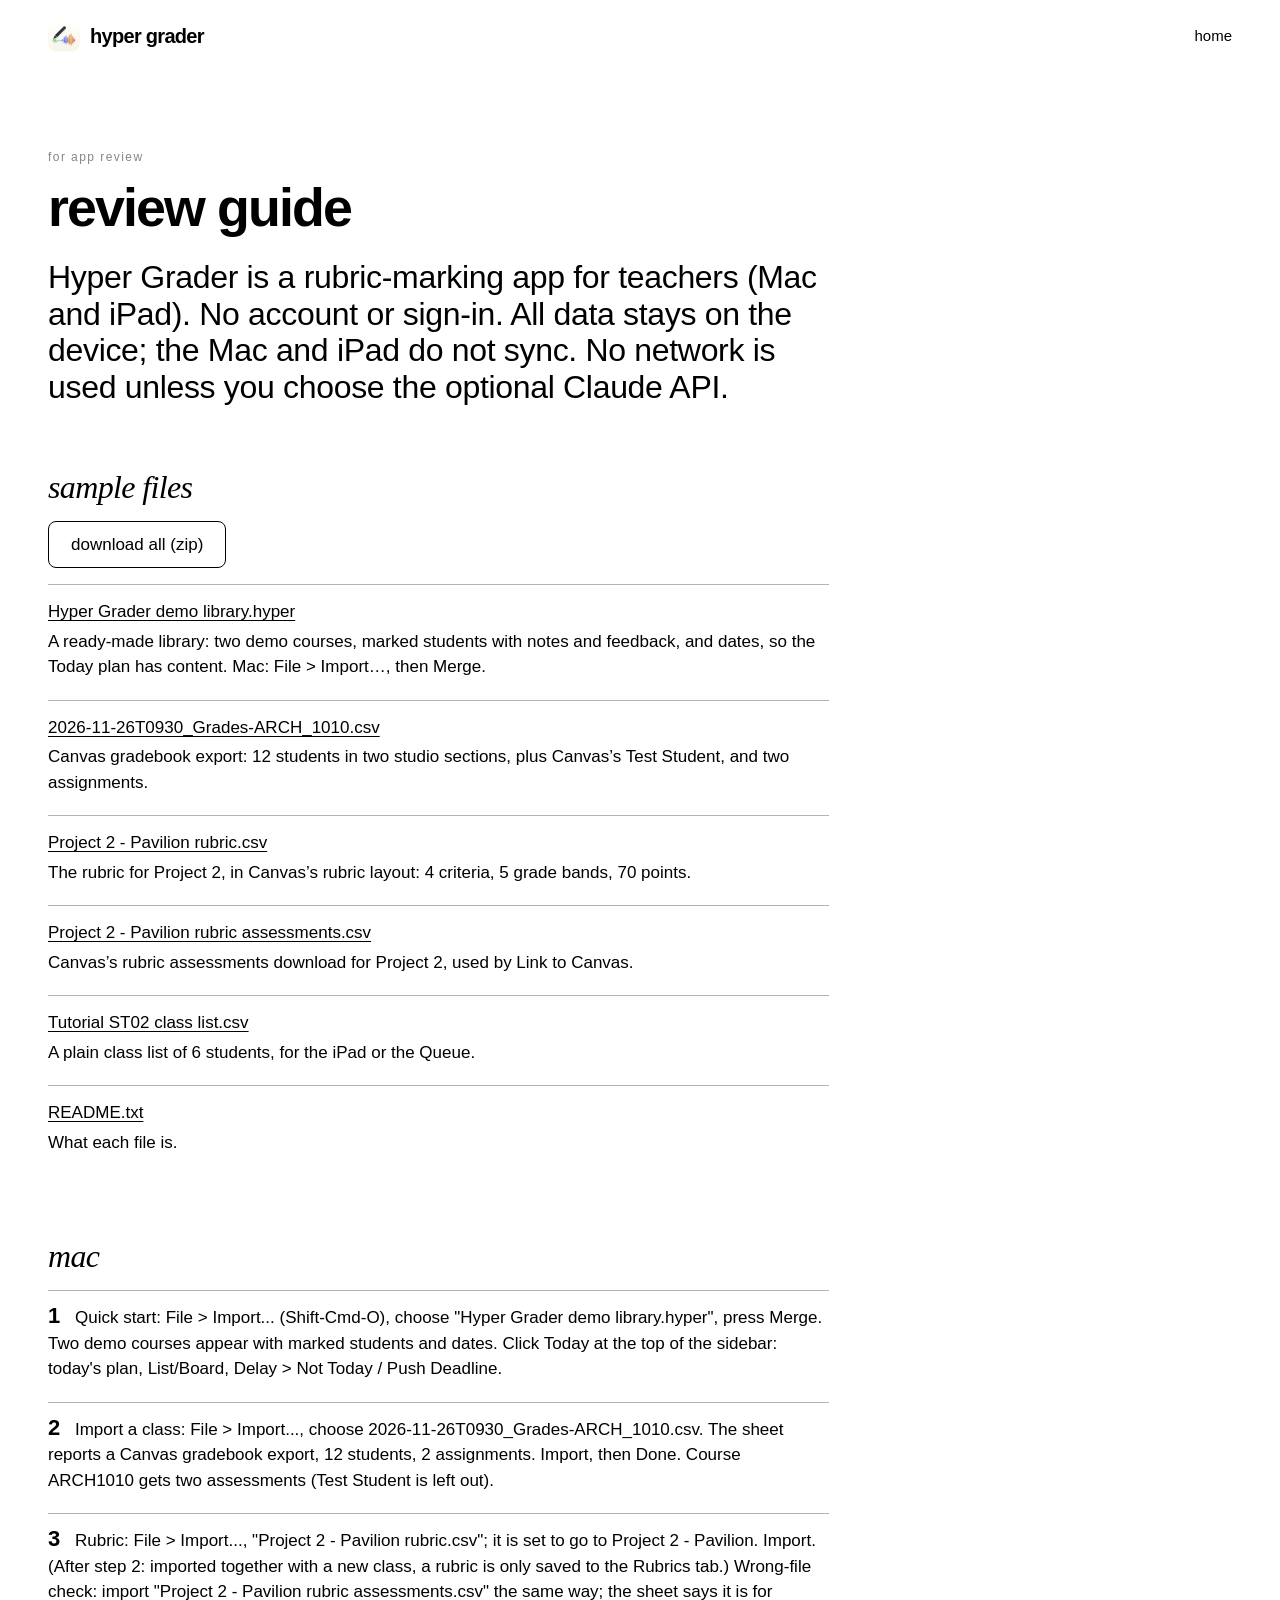
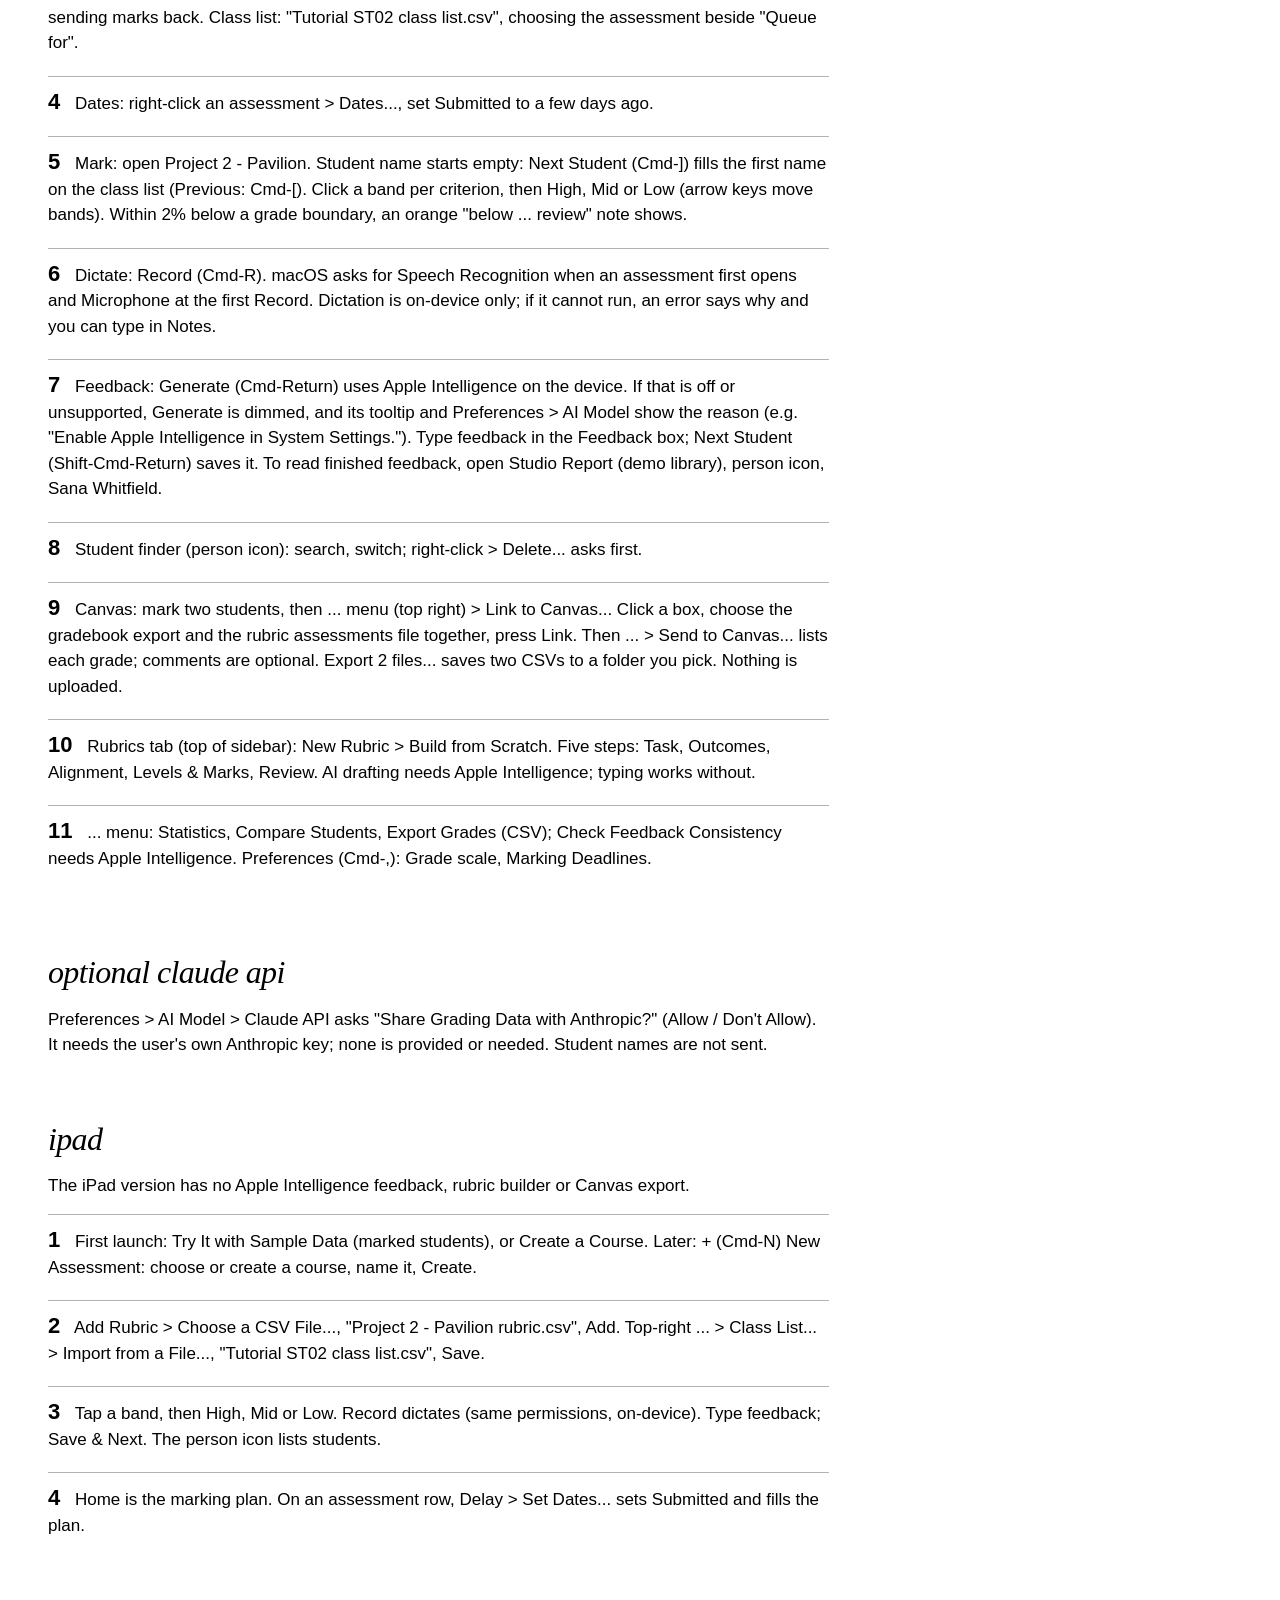
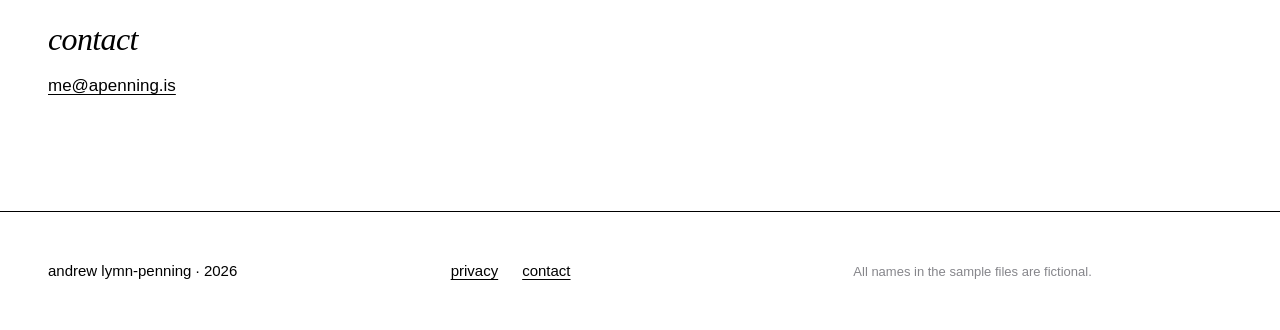
<file: review/index.html>
<!doctype html>
<html lang="en-AU">
<head>
<meta charset="utf-8">
<meta name="viewport" content="width=device-width, initial-scale=1">
<title>app review · hyper grader</title>
<meta name="robots" content="noindex">
<link rel="icon" type="image/png" href="../images/favicon.png">
<link rel="stylesheet" href="../site.css">
</head>
<body>
<header class="nav">
  <a class="brand" href="../"><img src="../images/icon.webp" width="32" height="32" alt=""> hyper grader</a>
  <nav><a href="../">home</a></nav>
</header>
<main class="policy grid">
  <p class="label">for app review</p>
  <h1>review guide</h1>
  <p class="lead">Hyper Grader is a rubric-marking app for teachers (Mac and iPad). No account or sign-in. All data stays on the device; the Mac and iPad do not sync. No network is used unless you choose the optional Claude API.</p>

  <h2>sample files</h2>
  <p><a class="button" href="files/review-files.zip" download>download all (zip)</a></p>
  <ul class="files">
    <li><a href="files/Hyper Grader demo library.hyper" download>Hyper Grader demo library.hyper</a> A ready-made library: two demo courses, marked students with notes and feedback, and dates, so the Today plan has content. Mac: File &gt; Import…, then Merge.</li>
    <li><a href="files/2026-11-26T0930_Grades-ARCH_1010.csv" download>2026-11-26T0930_Grades-ARCH_1010.csv</a> Canvas gradebook export: 12 students in two studio sections, plus Canvas’s Test Student, and two assignments.</li>
    <li><a href="files/Project 2 - Pavilion rubric.csv" download>Project 2 - Pavilion rubric.csv</a> The rubric for Project 2, in Canvas’s rubric layout: 4 criteria, 5 grade bands, 70 points.</li>
    <li><a href="files/Project 2 - Pavilion rubric assessments.csv" download>Project 2 - Pavilion rubric assessments.csv</a> Canvas’s rubric assessments download for Project 2, used by Link to Canvas.</li>
    <li><a href="files/Tutorial ST02 class list.csv" download>Tutorial ST02 class list.csv</a> A plain class list of 6 students, for the iPad or the Queue.</li>
    <li><a href="files/README.txt" download>README.txt</a> What each file is.</li>
  </ul>

  <h2>mac</h2>
  <ol class="steps">
    <li><b>1</b> Quick start: File &gt; Import... (Shift-Cmd-O), choose &quot;Hyper Grader demo library.hyper&quot;, press Merge. Two demo courses appear with marked students and dates. Click Today at the top of the sidebar: today&#x27;s plan, List/Board, Delay &gt; Not Today / Push Deadline.</li>
    <li><b>2</b> Import a class: File &gt; Import..., choose 2026-11-26T0930_Grades-ARCH_1010.csv. The sheet reports a Canvas gradebook export, 12 students, 2 assignments. Import, then Done. Course ARCH1010 gets two assessments (Test Student is left out).</li>
    <li><b>3</b> Rubric: File &gt; Import..., &quot;Project 2 - Pavilion rubric.csv&quot;; it is set to go to Project 2 - Pavilion. Import. (After step 2: imported together with a new class, a rubric is only saved to the Rubrics tab.) Wrong-file check: import &quot;Project 2 - Pavilion rubric assessments.csv&quot; the same way; the sheet says it is for sending marks back. Class list: &quot;Tutorial ST02 class list.csv&quot;, choosing the assessment beside &quot;Queue for&quot;.</li>
    <li><b>4</b> Dates: right-click an assessment &gt; Dates..., set Submitted to a few days ago.</li>
    <li><b>5</b> Mark: open Project 2 - Pavilion. Student name starts empty: Next Student (Cmd-]) fills the first name on the class list (Previous: Cmd-[). Click a band per criterion, then High, Mid or Low (arrow keys move bands). Within 2% below a grade boundary, an orange &quot;below ... review&quot; note shows.</li>
    <li><b>6</b> Dictate: Record (Cmd-R). macOS asks for Speech Recognition when an assessment first opens and Microphone at the first Record. Dictation is on-device only; if it cannot run, an error says why and you can type in Notes.</li>
    <li><b>7</b> Feedback: Generate (Cmd-Return) uses Apple Intelligence on the device. If that is off or unsupported, Generate is dimmed, and its tooltip and Preferences &gt; AI Model show the reason (e.g. &quot;Enable Apple Intelligence in System Settings.&quot;). Type feedback in the Feedback box; Next Student (Shift-Cmd-Return) saves it. To read finished feedback, open Studio Report (demo library), person icon, Sana Whitfield.</li>
    <li><b>8</b> Student finder (person icon): search, switch; right-click &gt; Delete... asks first.</li>
    <li><b>9</b> Canvas: mark two students, then ... menu (top right) &gt; Link to Canvas... Click a box, choose the gradebook export and the rubric assessments file together, press Link. Then ... &gt; Send to Canvas... lists each grade; comments are optional. Export 2 files... saves two CSVs to a folder you pick. Nothing is uploaded.</li>
    <li><b>10</b> Rubrics tab (top of sidebar): New Rubric &gt; Build from Scratch. Five steps: Task, Outcomes, Alignment, Levels &amp; Marks, Review. AI drafting needs Apple Intelligence; typing works without.</li>
    <li><b>11</b> ... menu: Statistics, Compare Students, Export Grades (CSV); Check Feedback Consistency needs Apple Intelligence. Preferences (Cmd-,): Grade scale, Marking Deadlines.</li>
  </ol>

  <h2>optional claude api</h2>
  <p>Preferences &gt; AI Model &gt; Claude API asks &quot;Share Grading Data with Anthropic?&quot; (Allow / Don&#x27;t Allow). It needs the user&#x27;s own Anthropic key; none is provided or needed. Student names are not sent.</p>

  <h2>ipad</h2>
  <p>The iPad version has no Apple Intelligence feedback, rubric builder or Canvas export.</p>
  <ol class="steps">
    <li><b>1</b> First launch: Try It with Sample Data (marked students), or Create a Course. Later: + (Cmd-N) New Assessment: choose or create a course, name it, Create.</li>
    <li><b>2</b> Add Rubric &gt; Choose a CSV File..., &quot;Project 2 - Pavilion rubric.csv&quot;, Add. Top-right ... &gt; Class List... &gt; Import from a File..., &quot;Tutorial ST02 class list.csv&quot;, Save.</li>
    <li><b>3</b> Tap a band, then High, Mid or Low. Record dictates (same permissions, on-device). Type feedback; Save &amp; Next. The person icon lists students.</li>
    <li><b>4</b> Home is the marking plan. On an assessment row, Delay &gt; Set Dates... sets Submitted and fills the plan.</li>
  </ol>

  <h2>contact</h2>
  <p><a href="mailto:me@apenning.is">me@apenning.is</a></p>
</main>
<footer class="grid">
  <p class="sig">andrew lymn-penning · 2026</p>
  <p class="links"><a href="../privacy.html">privacy</a> <a href="mailto:me@apenning.is">contact</a></p>
  <p class="credit">All names in the sample files are fictional.</p>
</footer>
</body>
</html>
</file>
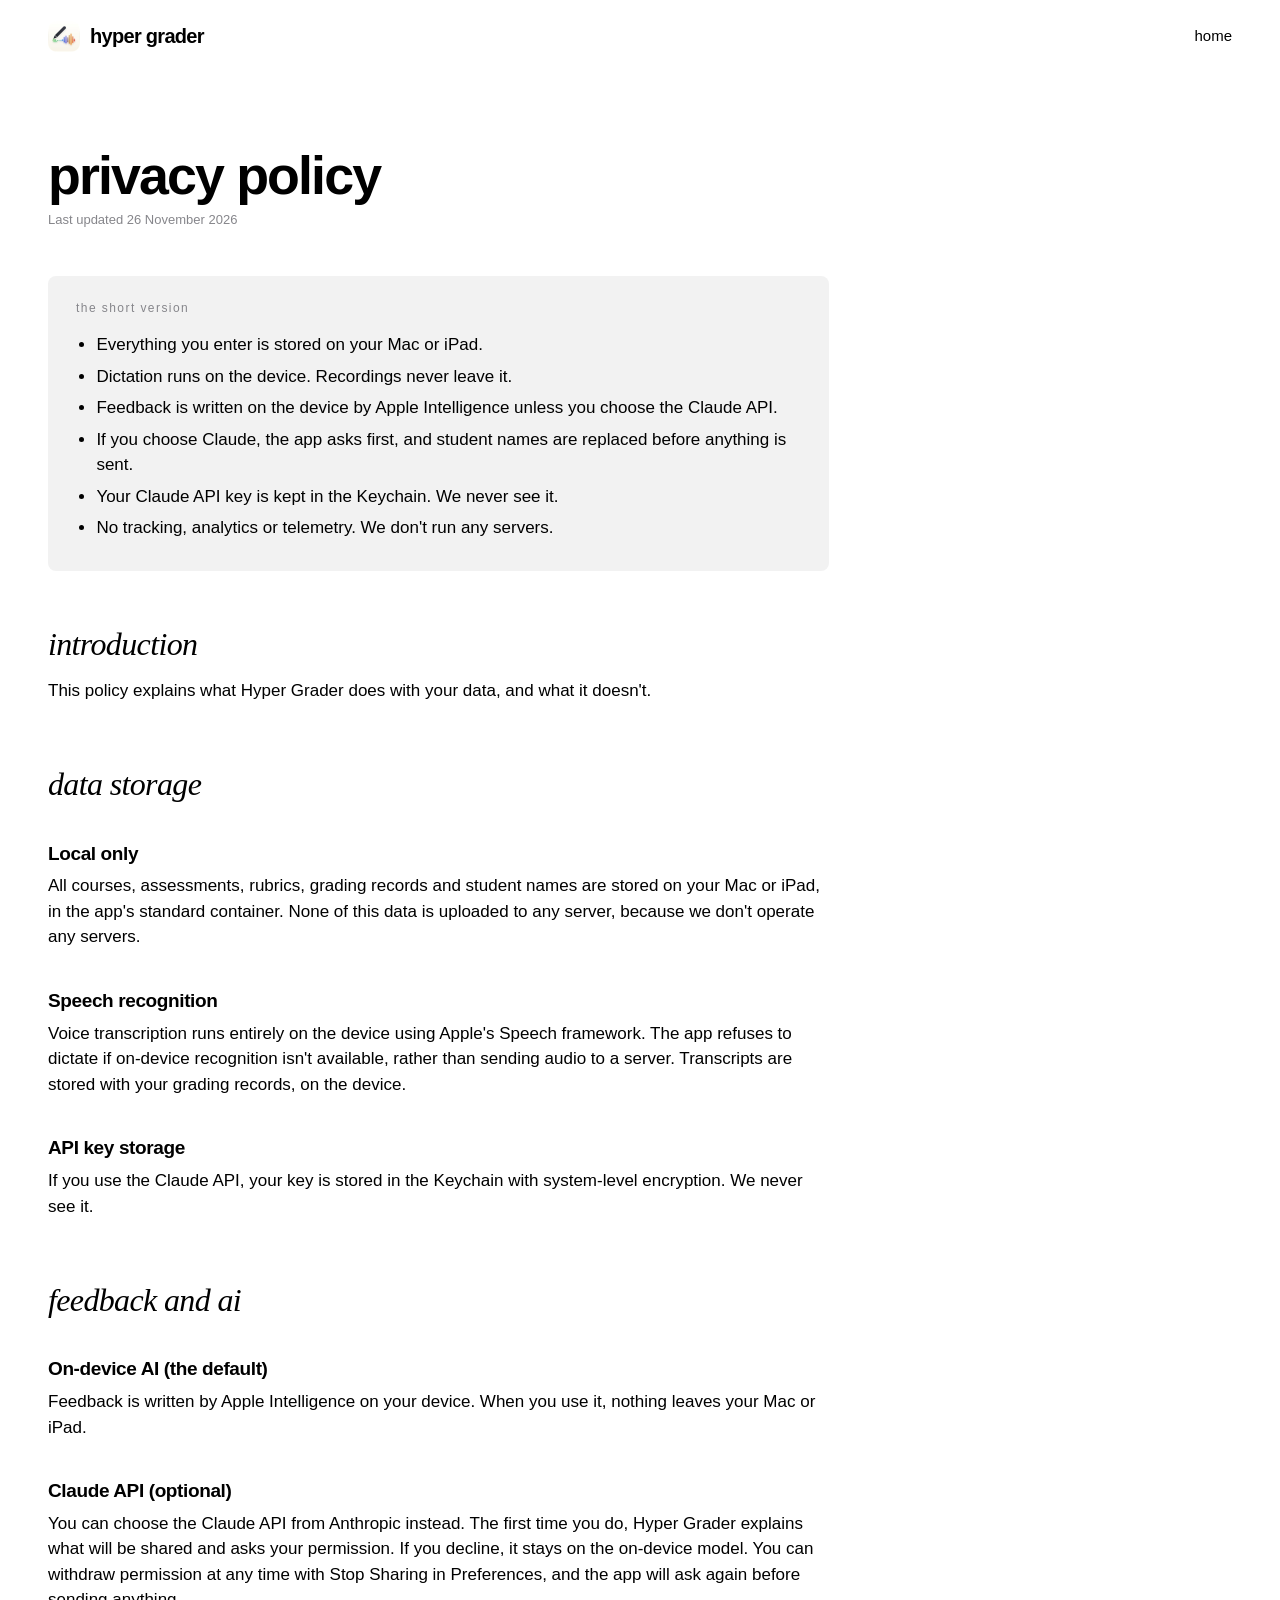
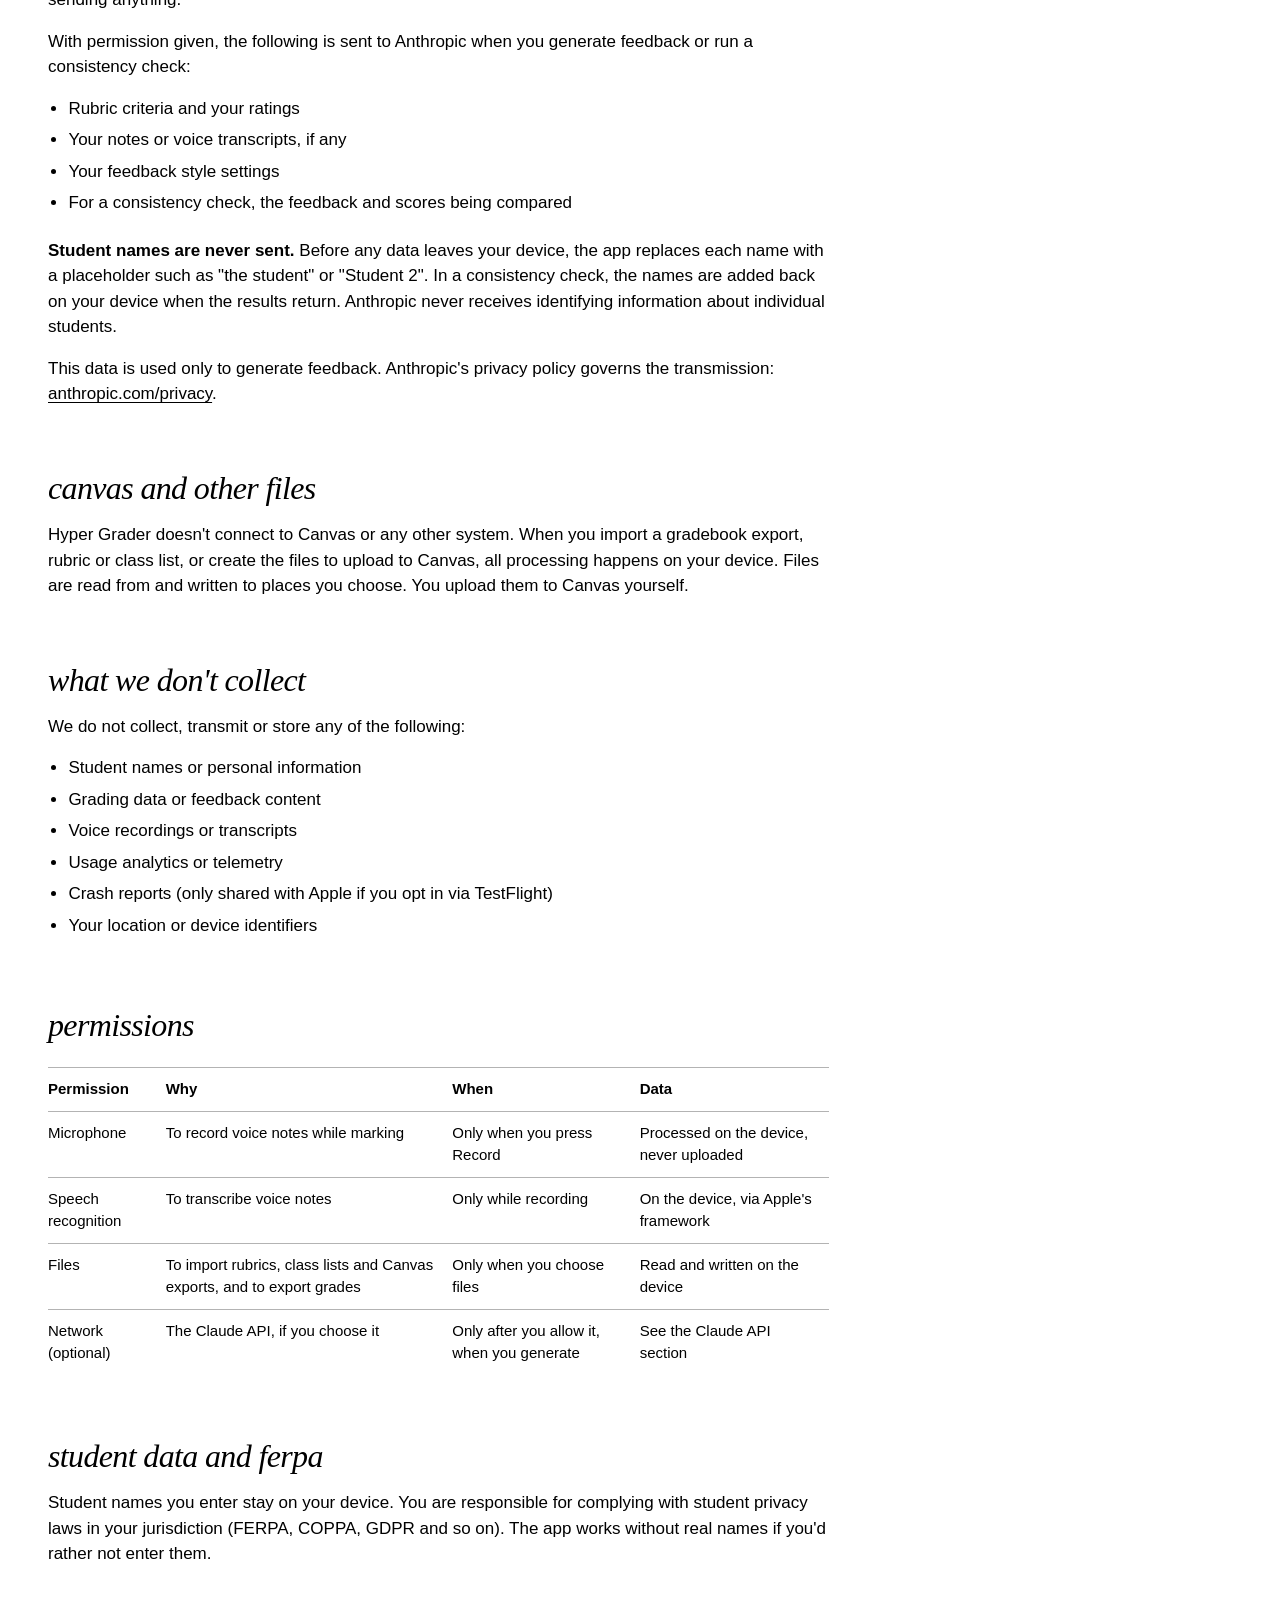
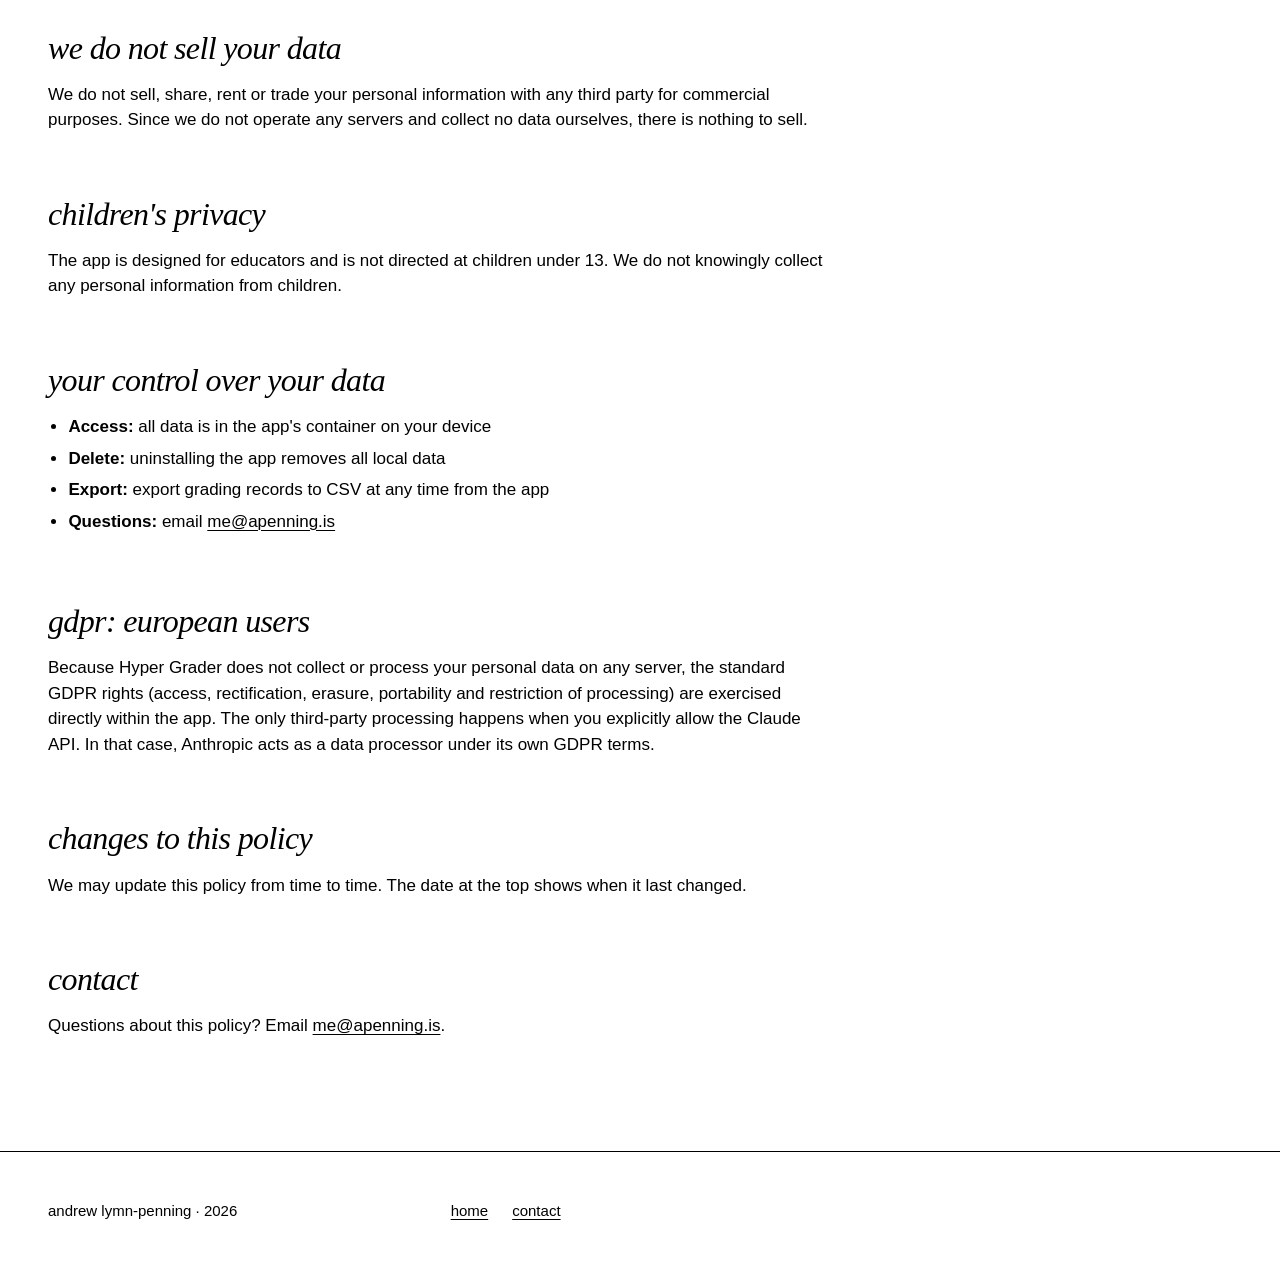
<file: privacy.html>
<!doctype html>
<html lang="en-AU">
<head>
<meta charset="utf-8">
<meta name="viewport" content="width=device-width, initial-scale=1">
<title>privacy policy · hyper grader</title>
<meta name="description" content="How Hyper Grader handles your data: stored on your device, no servers, no analytics.">
<link rel="icon" type="image/png" href="images/favicon.png">
<link rel="apple-touch-icon" href="images/apple-touch-icon.png">
<link rel="stylesheet" href="site.css">
</head>
<body>

<header class="nav">
  <a class="brand" href="./"><img src="images/icon.webp" width="32" height="32" alt=""> hyper grader</a>
  <nav><a href="./">home</a></nav>
</header>

<main class="policy grid">
  <h1>privacy policy</h1>
  <p class="updated">Last updated 26 November 2026</p>

  <div class="short">
    <p class="label">the short version</p>
    <ul>
      <li>Everything you enter is stored on your Mac or iPad.</li>
      <li>Dictation runs on the device. Recordings never leave it.</li>
      <li>Feedback is written on the device by Apple Intelligence unless you choose the Claude API.</li>
      <li>If you choose Claude, the app asks first, and student names are replaced before anything is sent.</li>
      <li>Your Claude API key is kept in the Keychain. We never see it.</li>
      <li>No tracking, analytics or telemetry. We don't run any servers.</li>
    </ul>
  </div>

  <h2>introduction</h2>
  <p>This policy explains what Hyper Grader does with your data, and what it doesn't.</p>

  <h2>data storage</h2>
  <h3>Local only</h3>
  <p>All courses, assessments, rubrics, grading records and student names are stored on your Mac or iPad, in the app's standard container. None of this data is uploaded to any server, because we don't operate any servers.</p>
  <h3>Speech recognition</h3>
  <p>Voice transcription runs entirely on the device using Apple's Speech framework. The app refuses to dictate if on-device recognition isn't available, rather than sending audio to a server. Transcripts are stored with your grading records, on the device.</p>
  <h3>API key storage</h3>
  <p>If you use the Claude API, your key is stored in the Keychain with system-level encryption. We never see it.</p>

  <h2>feedback and ai</h2>
  <h3>On-device AI (the default)</h3>
  <p>Feedback is written by Apple Intelligence on your device. When you use it, nothing leaves your Mac or iPad.</p>
  <h3>Claude API (optional)</h3>
  <p>You can choose the Claude API from Anthropic instead. The first time you do, Hyper Grader explains what will be shared and asks your permission. If you decline, it stays on the on-device model. You can withdraw permission at any time with Stop Sharing in Preferences, and the app will ask again before sending anything.</p>
  <p>With permission given, the following is sent to Anthropic when you generate feedback or run a consistency check:</p>
  <ul>
    <li>Rubric criteria and your ratings</li>
    <li>Your notes or voice transcripts, if any</li>
    <li>Your feedback style settings</li>
    <li>For a consistency check, the feedback and scores being compared</li>
  </ul>
  <p><strong>Student names are never sent.</strong> Before any data leaves your device, the app replaces each name with a placeholder such as "the student" or "Student 2". In a consistency check, the names are added back on your device when the results return. Anthropic never receives identifying information about individual students.</p>
  <p>This data is used only to generate feedback. Anthropic's privacy policy governs the transmission: <a href="https://www.anthropic.com/privacy">anthropic.com/privacy</a>.</p>

  <h2>canvas and other files</h2>
  <p>Hyper Grader doesn't connect to Canvas or any other system. When you import a gradebook export, rubric or class list, or create the files to upload to Canvas, all processing happens on your device. Files are read from and written to places you choose. You upload them to Canvas yourself.</p>

  <h2>what we don't collect</h2>
  <p>We do not collect, transmit or store any of the following:</p>
  <ul>
    <li>Student names or personal information</li>
    <li>Grading data or feedback content</li>
    <li>Voice recordings or transcripts</li>
    <li>Usage analytics or telemetry</li>
    <li>Crash reports (only shared with Apple if you opt in via TestFlight)</li>
    <li>Your location or device identifiers</li>
  </ul>

  <h2>permissions</h2>
  <table>
    <tr><th>Permission</th><th>Why</th><th>When</th><th>Data</th></tr>
    <tr><td>Microphone</td><td>To record voice notes while marking</td><td>Only when you press Record</td><td>Processed on the device, never uploaded</td></tr>
    <tr><td>Speech recognition</td><td>To transcribe voice notes</td><td>Only while recording</td><td>On the device, via Apple's framework</td></tr>
    <tr><td>Files</td><td>To import rubrics, class lists and Canvas exports, and to export grades</td><td>Only when you choose files</td><td>Read and written on the device</td></tr>
    <tr><td>Network (optional)</td><td>The Claude API, if you choose it</td><td>Only after you allow it, when you generate</td><td>See the Claude API section</td></tr>
  </table>

  <h2>student data and ferpa</h2>
  <p>Student names you enter stay on your device. You are responsible for complying with student privacy laws in your jurisdiction (FERPA, COPPA, GDPR and so on). The app works without real names if you'd rather not enter them.</p>

  <h2>we do not sell your data</h2>
  <p>We do not sell, share, rent or trade your personal information with any third party for commercial purposes. Since we do not operate any servers and collect no data ourselves, there is nothing to sell.</p>

  <h2>children's privacy</h2>
  <p>The app is designed for educators and is not directed at children under 13. We do not knowingly collect any personal information from children.</p>

  <h2>your control over your data</h2>
  <ul>
    <li><strong>Access:</strong> all data is in the app's container on your device</li>
    <li><strong>Delete:</strong> uninstalling the app removes all local data</li>
    <li><strong>Export:</strong> export grading records to CSV at any time from the app</li>
    <li><strong>Questions:</strong> email <a href="mailto:me@apenning.is">me@apenning.is</a></li>
  </ul>

  <h2>gdpr: european users</h2>
  <p>Because Hyper Grader does not collect or process your personal data on any server, the standard GDPR rights (access, rectification, erasure, portability and restriction of processing) are exercised directly within the app. The only third-party processing happens when you explicitly allow the Claude API. In that case, Anthropic acts as a data processor under its own GDPR terms.</p>

  <h2>changes to this policy</h2>
  <p>We may update this policy from time to time. The date at the top shows when it last changed.</p>

  <h2>contact</h2>
  <p>Questions about this policy? Email <a href="mailto:me@apenning.is">me@apenning.is</a>.</p>
</main>

<footer class="grid">
  <p class="sig">andrew lymn-penning · 2026</p>
  <p class="links"><a href="./">home</a> <a href="mailto:me@apenning.is">contact</a></p>
  <p class="credit"></p>
</footer>

</body>
</html>
</file>
<file: site.css>
/* hyper grader site, in alp standards (tokens from alp-brand tokens.css, v1.0).
   Faces load with local() only; elsewhere the stack falls back to Helvetica. */
@font-face { font-family: "ALP Display"; font-weight: 500; src: local("HelveticaNowDisplay-Md"); }
@font-face { font-family: "ALP Display"; font-weight: 700; src: local("HelveticaNowDisplay-Bd"); }
@font-face { font-family: "ALP Text"; font-weight: 400; src: local("HelveticaNowText-Regular"); }
@font-face { font-family: "ALP Text"; font-weight: 500; src: local("HelveticaNowText-Medium"); }
@font-face { font-family: "ALP Text"; font-weight: 700; src: local("HelveticaNowText-Bold"); }
@font-face { font-family: "ALP Micro"; font-weight: 400; src: local("HelveticaNowMicro-Regular"); }
@font-face { font-family: "ALP Micro"; font-weight: 500; src: local("HelveticaNowMicro-Medium"); }

:root {
  --alp-ink: #000000;
  --alp-paper: #FFFFFF;
  --alp-frame: #F2F2F2;
  --alp-highlight: #B3B3B3;
  --alp-quiet: #86868B;
  --alp-display: "ALP Display", "Helvetica Neue", Helvetica, Arial, sans-serif;
  --alp-text: "ALP Text", "Helvetica Neue", Helvetica, Arial, sans-serif;
  --alp-micro: "ALP Micro", "ALP Text", "Helvetica Neue", Helvetica, Arial, sans-serif;
  --alp-serif: "ALP Serif", "Apple Garamond", Garamond, "Times New Roman", serif;
  --alp-xl: clamp(48px, 8vw, 120px);
  --alp-l: clamp(32px, 4.2vw, 60px);
  --alp-m: clamp(22px, 2.5vw, 36px);
  --alp-body: 17px;
  --alp-caption: 13px;
  --alp-label: 12px;
  --alp-track-display: -0.035em;
  --alp-track-label: 0.12em;
  --alp-gutter: 24px;
  --alp-margin: clamp(16px, 4vw, 48px);
  --alp-max: 1600px;
  --alp-radius: 8px;
  /* the app's grade-band colours (Models.swift ratingColors) and their 25% tints */
  --hd: #34C759; --d: #007AFF; --c: #5856D6; --p: #FF9500; --f: #FF3B30;
  --hd-t: #CCF1D6; --d-t: #BFDEFF; --c-t: #DEDDF7; --p-t: #FFE5BF;
  /* rhythm: every section uses the same three spaces */
  --sec: clamp(104px, 13vw, 216px); /* between sections */
  --gap: clamp(48px, 6vw, 96px);     /* section head to its content */
  --row: clamp(72px, 9vw, 144px);    /* between rows inside a section */
  --bleed: min(var(--alp-gutter), var(--alp-margin)); /* tinted panels reach past the column lines by this much */
}

/* ===== the grid =====
   12 columns. Every block sits on the same lines: heads 1–8 · full 1–12 · thirds 1–4 / 5–8 / 9–12
   · words beside a screen 1–4 + 6–12, or a screen beside words 1–7 + 9–12: the empty column is the air
   between them · the hero Mac on 2–11. Under 900 px everything stacks on 1–12. */

* { box-sizing: border-box; }
html { -webkit-text-size-adjust: 100%; }
body { margin: 0; background: var(--alp-paper); color: var(--alp-ink); font: 400 var(--alp-body)/1.5 var(--alp-text); -webkit-font-smoothing: antialiased; }
img { display: block; max-width: 100%; height: auto; }
figure { margin: 0; }

.grid {
  display: grid;
  grid-template-columns: repeat(12, minmax(0, 1fr));
  column-gap: var(--alp-gutter);
  max-width: var(--alp-max);
  margin: 0 auto;
  padding-inline: var(--alp-margin);
}
.grid > * { grid-column: 1 / -1; }

/* ===== type ===== */
h1, h2 { margin: 0; }
h1 { font: 700 var(--alp-xl)/0.95 var(--alp-display); letter-spacing: var(--alp-track-display); }
h2 { font-family: var(--alp-serif); font-weight: 300; font-style: italic; font-size: var(--alp-l); line-height: 1.02; letter-spacing: -0.02em; margin-bottom: 16px; }
h3 { font: 700 22px/1.1 var(--alp-display); letter-spacing: -0.02em; margin: 0 0 16px; }
p { margin: 0 0 16px; }
.lead, .intro { font: 500 var(--alp-m)/1.15 var(--alp-display); letter-spacing: -0.01em; }
.label { font: 500 var(--alp-label)/1.35 var(--alp-micro); letter-spacing: var(--alp-track-label); color: var(--alp-quiet); margin-bottom: 16px; }
.kicker { font: 500 var(--alp-label)/1.35 var(--alp-micro); letter-spacing: var(--alp-track-label); color: var(--alp-quiet); border-top: 1px solid var(--alp-ink); padding-top: 12px; margin-bottom: 16px; }
.quiet { color: var(--alp-quiet); }
.note { margin: 0; }
.beta-word { font-family: var(--alp-serif); font-weight: 300; font-style: italic; font-size: 1.2em; letter-spacing: -0.01em; line-height: 0; }
.label .beta-word { letter-spacing: 0; font-size: 1.35em; }
.sr-only { position: absolute; width: 1px; height: 1px; overflow: hidden; clip: rect(0 0 0 0); white-space: nowrap; }

/* ===== links and buttons ===== */
a { color: inherit; text-decoration: underline; text-decoration-thickness: 1px; text-underline-offset: 0.2em; }
a:hover { background: var(--alp-highlight); }
.button { display: inline-block; font: 500 17px/1 var(--alp-text); text-decoration: none; padding: 14px 22px; border: 1px solid currentColor; border-radius: var(--alp-radius); background: none; color: inherit; cursor: pointer; transition: background-color 200ms ease-out, color 200ms ease-out; }
.button:hover { background: var(--alp-ink); color: var(--alp-paper); }
.button.small { font-size: 15px; padding: 9px 14px; }
.actions { margin: 32px 0 0; display: flex; flex-wrap: wrap; align-items: center; gap: 16px 24px; }

/* ===== figures ===== */
.device img, .device video { display: block; width: 100%; height: auto; }
figcaption { font: 400 var(--alp-caption)/1.35 var(--alp-micro); color: var(--alp-quiet); margin-top: 12px; }
/* a caption with a bold title reads as body text */
/* figures side by side share rows (subgrid), so the screens sit on one line and the captions start on one line */
.pairs > .device { display: grid; grid-template-rows: subgrid; grid-row: span 2; }
.pairs > .device > img, .pairs > .device > video { align-self: end; }
/* the demo videos are tagged BT.709 so their white is the page's white; no brightness filter (it pushed
   the white past the page's on Mac displays), and darken keeps any brighter white at the page's */
video.demo { mix-blend-mode: darken; }

/* ===== nav ===== */
.nav { display: flex; align-items: center; justify-content: space-between; max-width: var(--alp-max); margin: 0 auto; padding: 20px var(--alp-margin); }
.brand { display: flex; align-items: center; gap: 10px; font: 700 20px/1 var(--alp-display); letter-spacing: var(--alp-track-display); text-decoration: none; }
.brand:hover { background: none; }
.nav nav { display: flex; align-items: center; gap: 24px; font-size: 15px; }
.nav nav a:not(.button) { text-decoration: none; }

/* ===== every section: the same head and the same spacing ===== */
main > section { padding-top: var(--sec); }
main > section:last-child { padding-bottom: var(--sec); }
section > .label, section > h2, section > .intro, section > .lead,
section > .grid > .label, section > .grid > h2 { grid-column: 1 / span 8; }
section > h2 { margin-bottom: var(--gap); }
section > h2:has(+ .intro), section > h2:has(+ .lead) { margin-bottom: 16px; }
section > .intro { margin-bottom: var(--gap); }
.source { font: 400 var(--alp-caption)/1.4 var(--alp-micro); color: var(--alp-quiet); margin: 16px 0 0; }
.kicker-plain { font: 500 var(--alp-label)/1.35 var(--alp-micro); letter-spacing: var(--alp-track-label); color: var(--alp-quiet); margin: 0 0 8px; }

/* thirds: every list of points on the page */
.thirds { list-style: none; margin: 0; padding: 0; display: grid; grid-template-columns: repeat(3, minmax(0, 1fr)); column-gap: var(--alp-gutter); }
.thirds li { border-top: 1px solid var(--alp-ink); padding: 16px 0 28px; }
.thirds b { display: block; font: 700 22px/1.1 var(--alp-display); letter-spacing: -0.02em; margin-bottom: 8px; }
.thirds .big { font-size: clamp(40px, 4.5vw, 64px); line-height: 1; letter-spacing: -0.04em; margin-bottom: 12px; }
.numbered { counter-reset: n; }
.numbered li { counter-increment: n; }
.numbered li::before { content: counter(n); display: block; font: 700 48px/0.9 var(--alp-display); letter-spacing: -0.04em; margin-bottom: 12px; }

/* hero: the tagline, what it does, the app working */
.hero { padding-top: clamp(32px, 5vw, 72px); }
.hero .label { grid-column: 1 / -1; }
.hero h1 { grid-column: 1 / -1; font-family: var(--alp-serif); font-weight: 300; font-style: italic; font-size: clamp(56px, 9.5vw, 150px); line-height: 0.95; letter-spacing: -0.025em; }
.hero h1 span { white-space: nowrap; } /* it only breaks between the three phrases */
.hero .intro { margin: 32px 0 var(--row); font: inherit; }
.hero .intro .lead { margin: 0; }
.hero .device { grid-column: 2 / span 10; }

/* why, speed */
.why .intro { margin-bottom: 0; }
.why .source, .speed .source { grid-column: 1 / span 8; }
.speed .source { margin-top: 0; }

/* why: the argument on 1–8, the painting on 9–12 */
.why { align-items: start; }
.why .copy { grid-column: 1 / span 8; }
.why h2 { margin-bottom: 16px; }
.why figure { grid-column: 9 / span 4; }
.why figure img { border-radius: var(--alp-radius); width: 100%; }

/* speed and the numbered steps: big numbers in the band colours */
.speed .thirds li:nth-child(1) .big, .numbered li:nth-child(1)::before { color: var(--hd); }
.speed .thirds li:nth-child(2) .big, .numbered li:nth-child(2)::before { color: var(--d); }
.speed .thirds li:nth-child(3) .big, .numbered li:nth-child(3)::before { color: var(--c); }

/* your words: five spoken notes; thirds — what you said, what they read, what good feedback needs */
.words { align-items: start; }
.words .pager { grid-column: 1 / span 8; grid-row: 4; display: flex; flex-wrap: wrap; gap: 8px; margin: 0 0 24px; }
.pager .button { font-size: 15px; }
.pager .button span { color: var(--alp-quiet); margin-left: 4px; }
.pager .button[aria-pressed="true"] { background: var(--alp-ink); color: var(--alp-paper); }
.pager .button[aria-pressed="true"] span { color: var(--alp-highlight); }
.words .said { grid-column: 1 / span 4; }
.words .reads { grid-column: 5 / span 4; }
.words .aside { grid-column: 9 / span 4; grid-row: 5; }
.words .said, .words .reads { grid-row: 5; }
.stack { display: grid; }
.stack > .ex { grid-area: 1 / 1; visibility: hidden; margin: 0; }
.stack > .ex.active { visibility: visible; }
.transcript { font: 400 19px/1.55 var(--alp-text); }
.transcript i { font-style: normal; color: var(--alp-quiet); }
.reads .ex p { font: 500 21px/1.35 var(--alp-display); letter-spacing: -0.01em; margin: 0 0 14px; }
mark { color: inherit; padding: 0.04em 0.12em; border-radius: 3px; -webkit-box-decoration-break: clone; box-decoration-break: clone; transition: background-color 200ms ease-out; }
.k-good { background: var(--hd-t); }
.k-spec { background: var(--d-t); }
.k-fix { background: var(--p-t); }
.k-next { background: var(--c-t); }
.key { list-style: none; margin: 0 0 16px; padding: 0; }
.key li { padding: 0 0 12px; }
.key mark { display: inline-block; font: 700 17px/1.2 var(--alp-display); letter-spacing: -0.01em; margin-bottom: 4px; }
.key li mark { display: table; }
/* while it plays: words fade in, a highlight shows once its first word lands, the feedback follows */
.words.animating .said .w { opacity: 0; transition: opacity 140ms ease-out; }
.words.animating .said .w.on { opacity: 1; }
.words.animating .said mark:not(:has(.w.on)) { background: transparent; }
.words.animating .reads .ex p { opacity: 0; transition: opacity 250ms ease-out; }
.words.animating .reads .ex p.on { opacity: 1; }

/* today: the list on 1–4, the switch and the start screen on 6–12 */
.today { align-items: start; row-gap: 32px; grid-template-rows: auto 1fr; }
.today .copy { grid-column: 1 / span 4; grid-row: 1 / span 2; }
.today .switch { grid-column: 6 / span 7; grid-row: 1; justify-self: start; }
.today .device { grid-column: 6 / span 7; grid-row: 2; display: grid; }
.today .intro { font: 500 21px/1.3 var(--alp-display); margin-bottom: 20px; }
.plan { list-style: none; margin: 0; padding: 0; }
.plan li { border-top: 1px solid var(--alp-ink); padding: 10px 0 12px; font-size: 15px; line-height: 1.4; }
.plan b { display: block; font: 700 18px/1.15 var(--alp-display); letter-spacing: -0.02em; margin-bottom: 2px; }
.switch { display: inline-flex; border: 1px solid var(--alp-ink); border-radius: var(--alp-radius); overflow: hidden; }
.switch button { font: 500 15px/1 var(--alp-text); padding: 10px 22px; border: 0; background: none; color: inherit; cursor: pointer; }
.switch button[aria-pressed="true"] { background: var(--alp-ink); color: var(--alp-paper); }
.swap img { grid-area: 1 / 1; transition: opacity 300ms ease-out; }
.swap img.off { opacity: 0; pointer-events: none; }

/* marking: the usual screen beside ours, a true pair, so halves the same size; three numbered points in thirds under them */
.marking .device.lms { grid-column: 1 / span 6; }
.marking .device:not(.lms) { grid-column: 7 / span 6; }
.marking .numbered { margin-top: var(--row); }

/* rubrics: blush ground; the five steps on 1–4 beside the builder on 6–12, then the review shot on 1–7 beside its checklist on 9–12 */
.rubrics { background: #FFC4D3; padding-bottom: var(--sec); margin-top: var(--sec); }
.rubrics .grid { align-items: start; }
.rubrics .label { color: var(--alp-ink); opacity: 0.6; }
.rubrics figcaption { color: var(--alp-ink); opacity: 0.7; }
.steps-row { grid-column: 1 / span 4; grid-row: 4; list-style: none; margin: 0; padding: 0; }
.steps-row li { display: grid; grid-template-columns: 28px 1fr; column-gap: 12px; border-top: 1px solid var(--alp-ink); padding: 12px 0 14px; font-size: 15px; line-height: 1.4; }
.steps-row li > * { grid-column: 2; }
.steps-row span { grid-column: 1 !important; grid-row: 1 / span 2; display: grid; place-items: center; width: 28px; height: 28px; border-radius: 50%; background: var(--alp-ink); color: #FFC4D3; font: 700 14px/1 var(--alp-display); }
.steps-row b { display: block; font: 700 20px/1.1 var(--alp-display); letter-spacing: -0.02em; margin: 3px 0 4px; }
.rubrics .device.wide { grid-column: 6 / span 7; grid-row: 4; }
.rubrics .review { margin-top: var(--row); }
.rubrics .review .device { grid-column: 1 / span 7; grid-row: 1; }
.rubrics .review .copy { grid-column: 9 / span 4; grid-row: 1; }
.builder-more { margin-top: var(--row); }
.builder-more h3 { grid-column: 1 / span 8; margin-bottom: 24px; }
.builder-more .thirds li { font-size: 15px; line-height: 1.45; }
.builder-more .thirds b { font-size: 20px; }
.checks { list-style: none; margin: 0; padding: 0; }
.checks li { position: relative; padding: 10px 0 10px 34px; border-top: 1px solid rgba(0,0,0,0.25); }
.checks li::before { content: ""; position: absolute; left: 0; top: 11px; width: 22px; height: 22px; border-radius: 50%; background: #34C759 url("data:image/svg+xml,%3Csvg xmlns='http://www.w3.org/2000/svg' viewBox='0 0 22 22'%3E%3Cpath d='M6.5 11.5l3 3 6-6.5' fill='none' stroke='white' stroke-width='2.2' stroke-linecap='round' stroke-linejoin='round'/%3E%3C/svg%3E") center / 22px no-repeat; }

/* canvas: three steps in thirds, each with its screen */
.flow li { border-top: 0; padding-top: 0; }
.flow img { width: 100%; margin-bottom: 32px; }
.flow b { border-top: 1px solid var(--alp-ink); padding-top: 12px; }
.flow b span { margin-right: 10px; }
.flow li:nth-child(1) b span { color: var(--hd); }
.flow li:nth-child(2) b span { color: var(--d); }
.flow li:nth-child(3) b span { color: var(--c); }

/* iPad: thirds — two iPads, then the note */
.ipad-section { align-items: start; }
.ipad-section h2 { margin-bottom: var(--gap); }
.ipad-section .device:nth-of-type(1) { grid-column: 1 / span 4; }
.ipad-section .device:nth-of-type(2) { grid-column: 5 / span 4; }
.ipad-section .quiet { grid-column: 9 / span 4; grid-row: 3; margin: 0; border-top: 1px solid var(--alp-ink); padding-top: 12px; }


/* private: black ground, straight after the hero; head on 1–8, three points in thirds, your own model on 1–8 */
.private { background: var(--alp-ink); color: var(--alp-paper); padding-bottom: var(--sec); margin-top: var(--sec); }
.private h2 { margin-bottom: 16px; }
.private .intro { grid-column: 1 / span 8; margin-bottom: var(--gap); color: #D1D1D6; }
.private a:hover { background: #4D4D4D; }
.local li { border-top-color: var(--alp-paper); color: #D1D1D6; }
.local b { color: var(--alp-paper); }
.private .own { grid-column: 1 / span 8; margin: 16px 0 0; color: #A1A1A6; font-size: 15px; }
.private .own a { color: var(--alp-paper); margin-left: 4px; }

/* the comparison: a true pair, so halves; cloud tools in grey, Hyper Grader in white with a green lock */
.compare { grid-column: 1 / span 6; margin: 0 0 var(--gap); }
.compare.here { grid-column: 7 / span 6; }
.private .compare .kicker { border-top-color: var(--alp-paper); color: #A1A1A6; }
.compare svg { display: block; width: 100%; height: auto; overflow: visible; }
.compare .ln { fill: none; stroke: #86868B; stroke-width: 2; stroke-linecap: round; stroke-linejoin: round; }
.compare .thin { stroke-width: 1.5; }
.compare .dash { stroke-dasharray: 6 7; }
.compare .dot { fill: #86868B; }
.compare .t { font: 400 15px var(--alp-micro); fill: #A1A1A6; letter-spacing: 0.02em; }
.compare .big { font: 700 24px var(--alp-display); fill: #A1A1A6; letter-spacing: -0.02em; }
.compare.here .ln { stroke: var(--alp-paper); }
.compare.here .wide { stroke-width: 1.5; stroke: #6E6E73; }
.compare.here .t { fill: var(--alp-paper); }
.compare.here .t.quiet { fill: #A1A1A6; }
.compare.here .lock { stroke: var(--hd); stroke-width: 5; }
.compare .lockbody { fill: var(--hd); }
.compare .hole { fill: var(--alp-ink); }
.compare.here .holeln { stroke: var(--alp-ink); stroke-width: 4; }

/* beta: the words on 1–8, the drollery on 9–12 */
.beta { align-items: end; }
.beta h2 { margin-bottom: 16px; }
.beta h2, .beta .lead, .beta .actions { grid-column: 1 / span 8; }
.beta .lead { margin: 0; }
.drollery { grid-column: 9 / span 4; grid-row: 1 / span 3; }
.drollery img { width: 100%; max-width: 240px; }
.drollery figcaption span { display: block; color: var(--alp-ink); font: 500 15px/1.35 var(--alp-micro); margin-bottom: 4px; }

/* footer: thirds */
footer { padding-top: 48px; padding-bottom: 48px; border-top: 1px solid var(--alp-ink); align-items: baseline; }
footer p { margin: 0; }
footer .sig { grid-column: 1 / span 4; font: 500 15px/1.35 var(--alp-micro); }
footer .links { grid-column: 5 / span 4; display: flex; gap: 24px; font-size: 15px; }
footer .credit { grid-column: 9 / span 4; font: 400 var(--alp-caption)/1.35 var(--alp-micro); color: var(--alp-quiet); }

/* ===== between 900 and 1180: the words row goes to halves, the third part below ===== */
@media (max-width: 1180px) and (min-width: 901px) {
  .words .said { grid-column: 1 / span 6; }
  .words .reads { grid-column: 7 / span 6; }
  .words .aside { grid-column: 1 / span 8; grid-row: 6; margin-top: var(--gap); }
  .today .copy { grid-column: 1 / span 5; }
  .today .switch, .today .device { grid-column: 6 / span 7; }
}

/* ===== narrow: everything stacks on 1–12 ===== */
@media (max-width: 900px) {
  .grid > *, .grid > * > * { grid-column: 1 / -1 !important; grid-row: auto !important; }
  .pairs > .device { display: block; }
  .words .reads, .words .aside, .why figure, .marking .device + .device,
  .rubrics .device.wide, .rubrics .review .copy, .ipad-section .quiet, .today .switch { margin-top: var(--gap); }
  .ipad-section .device:nth-of-type(1) { grid-column: 1 / span 6 !important; }
  .ipad-section .device:nth-of-type(2) { grid-column: 7 / span 6 !important; }
  .thirds { grid-template-columns: 1fr; }
  .thirds li { padding-bottom: 20px; }
  .drollery { margin-top: 32px; }
  .nav nav a:not(.button) { display: none; }
  footer p + p { margin-top: 12px; }
}

/* ===== privacy policy page ===== */
.policy { padding-top: clamp(40px, 6vw, 96px); padding-bottom: 96px; }
.policy > * { grid-column: 1 / span 8; }
.policy h1 { font-size: var(--alp-l); line-height: 1; margin-bottom: 8px; }
.policy h2 { font-size: var(--alp-m); line-height: 1.1; margin: 48px 0 16px; }
.policy h3 { font: 700 19px/1.2 var(--alp-display); margin: 24px 0 8px; }
.policy ul { padding-left: 1.2em; margin: 0 0 16px; }
.policy li { margin-bottom: 6px; }
.policy .updated { color: var(--alp-quiet); font: 400 var(--alp-caption)/1.35 var(--alp-micro); }
.policy .short { background: var(--alp-frame); border-radius: var(--alp-radius); padding: 24px 28px; margin: 32px 0 8px; }
.policy .short ul { margin: 0; }
.policy table { border-collapse: collapse; width: 100%; margin: 8px 0 16px; font-size: 15px; }
.policy th, .policy td { text-align: left; vertical-align: top; padding: 10px 12px 10px 0; border-top: 1px solid var(--alp-highlight); }
.policy th { font-weight: 700; }
@media (max-width: 900px) { .policy > * { grid-column: 1 / -1; } }

/* ===== review guide page ===== */
.policy .files, .policy .steps { list-style: none; padding: 0; margin: 0 0 16px; } /* on the column line, not indented like the policy lists */
.policy h1 + .lead { margin-top: 16px; }
.policy .files li, .policy .steps li { border-top: 1px solid var(--alp-highlight); padding: 14px 0; }
.files a { display: block; font-weight: 500; margin-bottom: 4px; }
.steps b { font: 700 22px/1 var(--alp-display); margin-right: 10px; }

/* ===== install panel, opened by "join on TestFlight" ===== */
html:has(.install[open]) { overflow: hidden; }
.install { width: min(560px, calc(100vw - 32px)); max-height: calc(100dvh - 32px); padding: 0; border: 1px solid var(--alp-ink); border-radius: 16px; background: var(--alp-paper); color: var(--alp-ink); overflow: auto; }
.install::backdrop { background: rgba(0, 0, 0, 0.5); }
.install[open] { animation: install-in 200ms ease-out; }
@keyframes install-in { from { opacity: 0; } }
@media (prefers-reduced-motion: reduce) { .install[open] { animation: none; } }
.install-body { position: relative; padding: 32px; }
.install-body:focus { outline: none; }
.install-close { position: absolute; top: 16px; right: 16px; margin: 0; }
.install-close button { width: 36px; height: 36px; padding: 0; font: 400 22px/1 var(--alp-text); color: var(--alp-ink); background: none; border: 1px solid var(--alp-ink); border-radius: 50%; cursor: pointer; transition: background-color 200ms ease-out, color 200ms ease-out; }
.install-close button:hover { background: var(--alp-ink); color: var(--alp-paper); }
.install-close button:focus-visible, .install a:focus-visible { outline: 2px solid var(--alp-ink); outline-offset: 2px; }
.install-app { display: flex; align-items: center; gap: 16px; margin-bottom: 28px; padding-right: 44px; }
.install-app img { width: 64px; height: 64px; flex: none; }
.install-app .label { margin-bottom: 6px; }
.install h2 { font-size: clamp(28px, 4vw, 36px); margin: 0; }
.install-iphone { display: none; background: var(--alp-frame); border-radius: var(--alp-radius); padding: 12px 16px; margin-bottom: 20px; }
.install.on-iphone .install-iphone { display: block; }
.install-steps { list-style: none; counter-reset: n; margin: 0; padding: 0; }
.install-steps li { counter-increment: n; display: grid; grid-template-columns: 44px 1fr; column-gap: 16px; align-items: start; border-top: 1px solid var(--alp-ink); padding: 16px 0 20px; }
.install-steps li::before { content: counter(n); grid-row: 1 / span 3; font: 700 40px/0.9 var(--alp-display); letter-spacing: -0.04em; }
.install-steps li > * { grid-column: 2; justify-self: start; }
.install-steps b { font: 700 20px/1.1 var(--alp-display); letter-spacing: -0.02em; margin-bottom: 6px; }
.install-steps p { margin: 0; }
.install-steps .install-store, .install-steps .button { margin-top: 12px; }
.install-note { font: 400 var(--alp-caption)/1.45 var(--alp-micro); color: var(--alp-quiet); border-top: 1px solid var(--alp-frame); padding-top: 16px; margin: 0; }
.install-note a { color: var(--alp-ink); }
@media (max-width: 600px) {
  .install-body { padding: 24px 20px; }
  .install-steps li { grid-template-columns: 32px 1fr; column-gap: 12px; }
  .install-steps li::before { font-size: 30px; }
}
</file>
